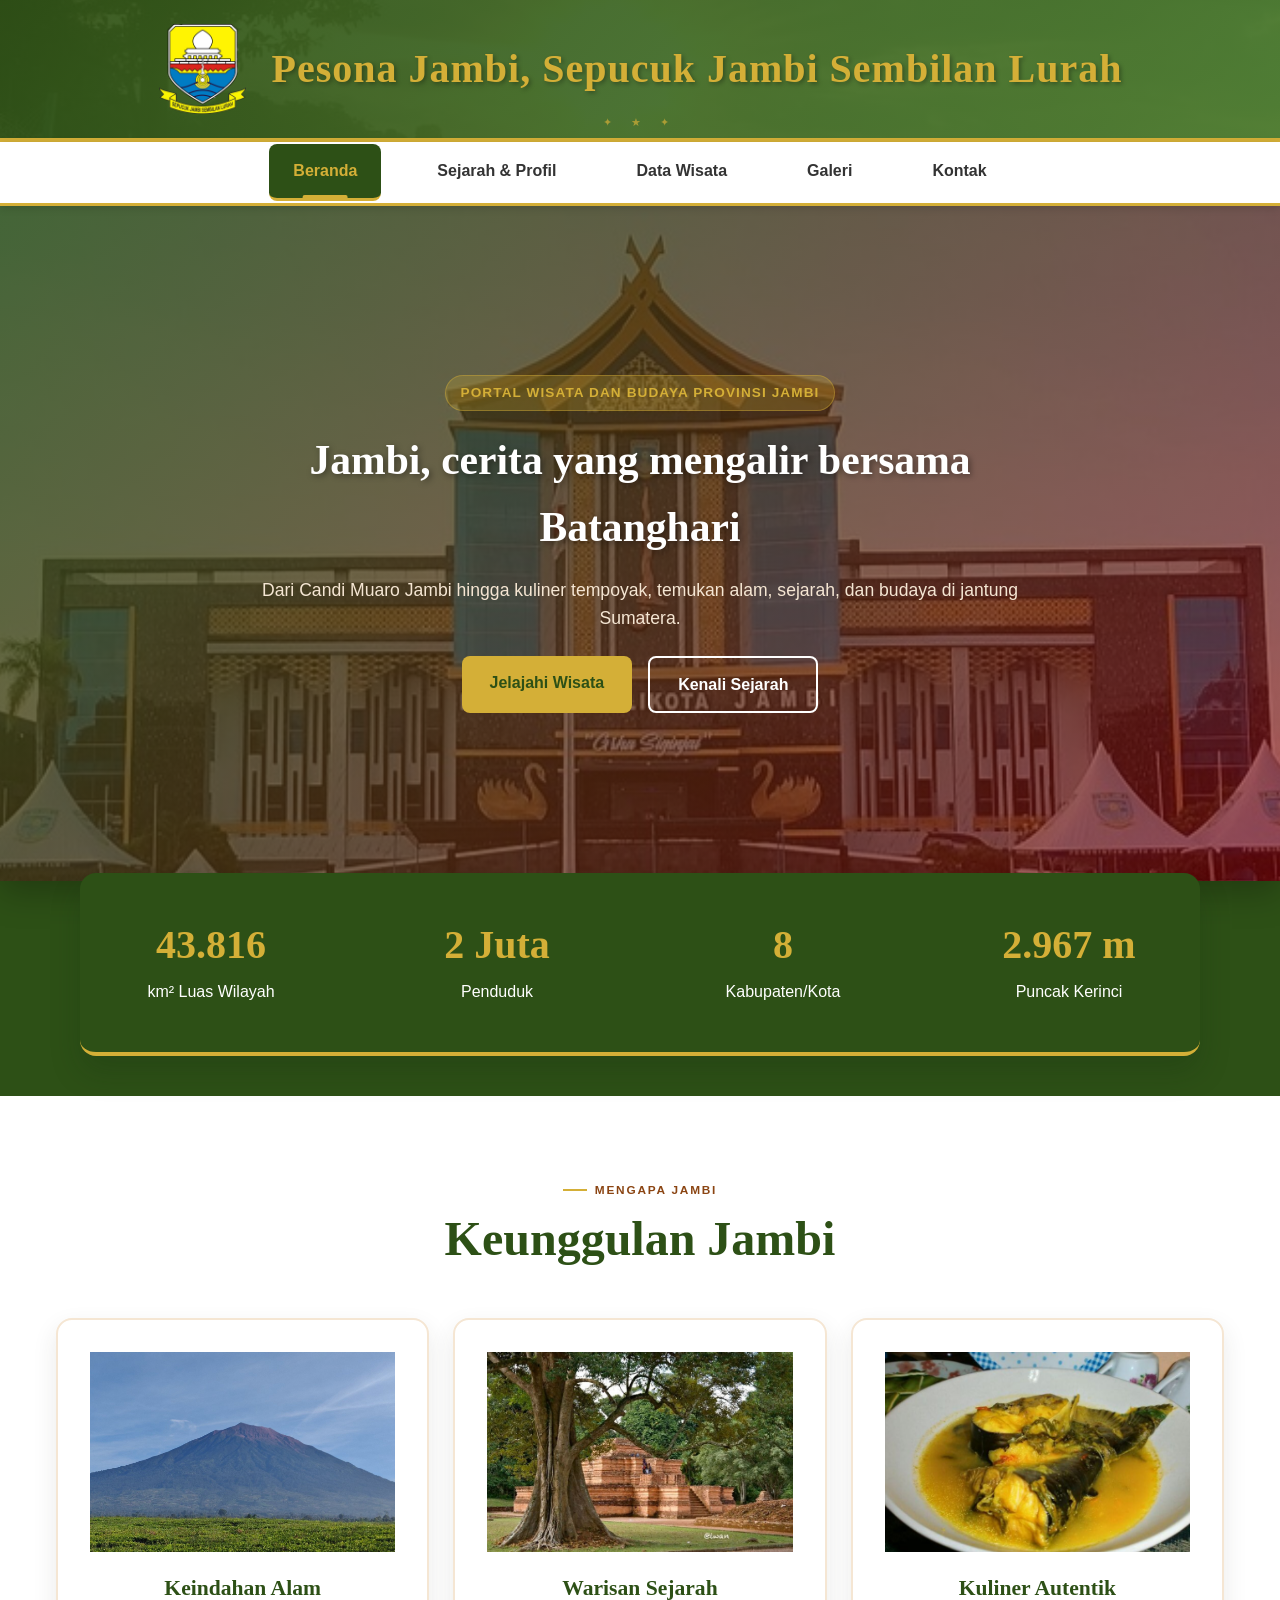
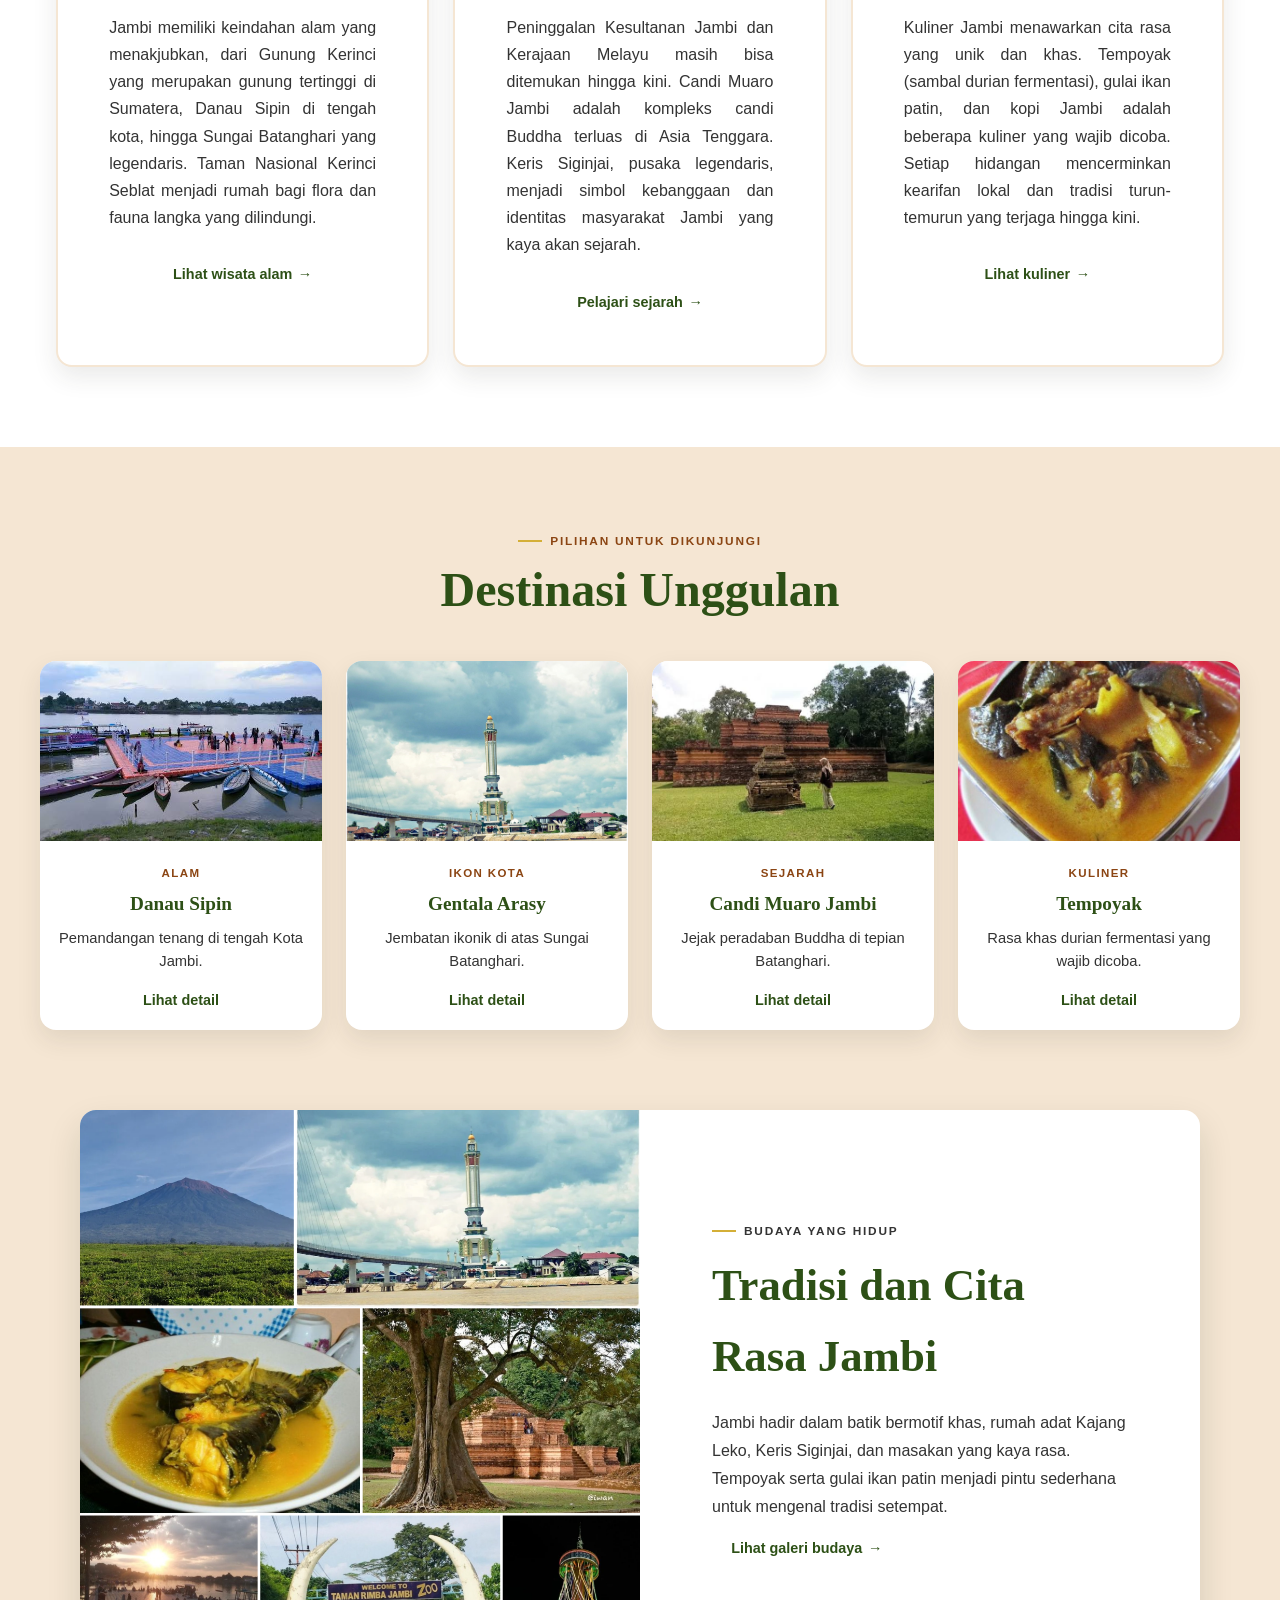
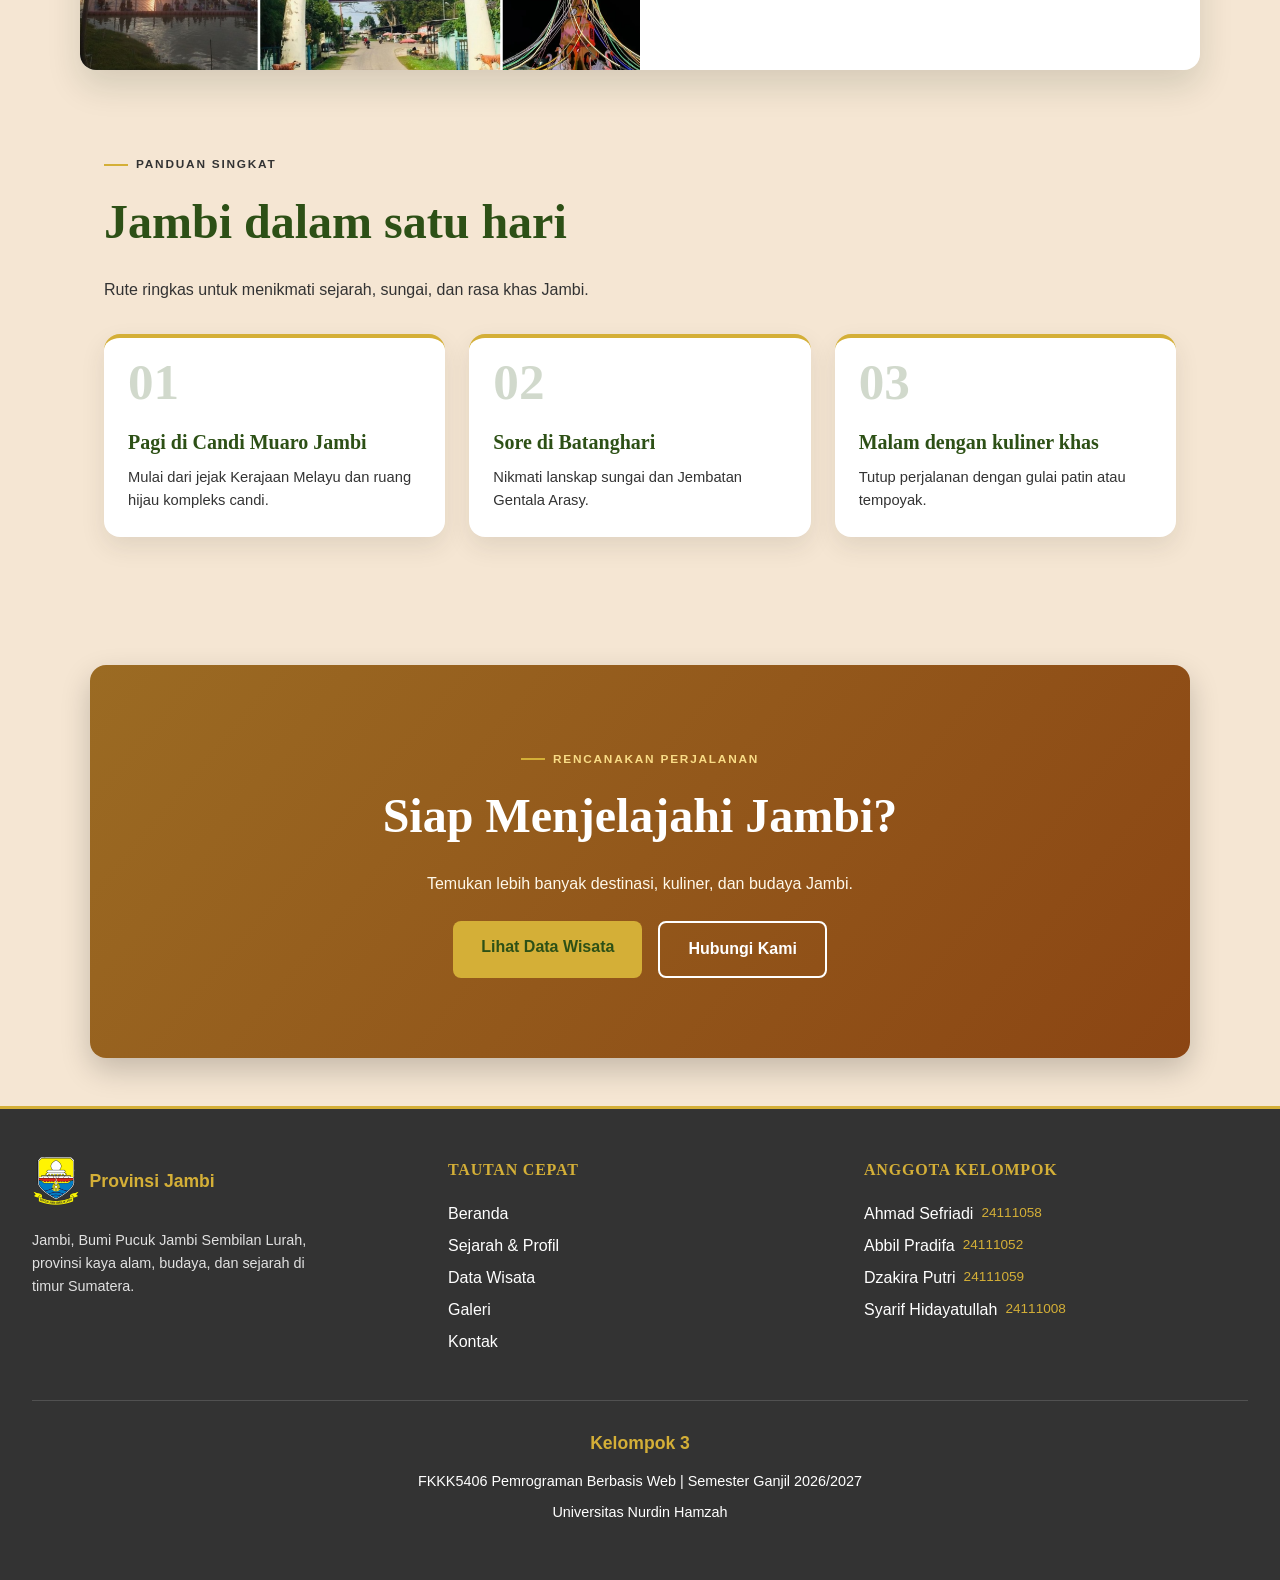
<file: index.html>
<!DOCTYPE html>
<html lang="id">
<head>
  <meta charset="UTF-8">
  <meta name="viewport" content="width=device-width, initial-scale=1.0">
  <title>Beranda - Profil Jambi</title>
  <link rel="icon" type="image/png" href="img/logo_jambi.png">
  <link rel="stylesheet" href="css/style.css">
</head>
<body>
  <header class="k3-site-header">
    <img src="img/jambi_alam_1.jpeg" alt="" class="k3-header-bg" aria-hidden="true">
    <div class="k3-logo-wrap">
      <img src="img/logo_jambi.png" alt="Logo Jambi" class="k3-logo">
    </div>
    <h1>Pesona Jambi, Sepucuk Jambi Sembilan Lurah</h1>
  </header>

  <nav id="k3-nav">
    <button type="button" id="k3-menu-toggle" aria-label="Toggle menu" aria-expanded="false"><span class="k3-menu-text">Menu</span><span class="k3-burger"><span></span><span></span><span></span></span></button>
    <ul id="k3-menu-list">
      <li><a href="index.html" class="k3-aktif">Beranda</a></li>
      <li><a href="profil.html">Sejarah & Profil</a></li>
      <li><a href="data.html">Data Wisata</a></li>
      <li><a href="galeri.html">Galeri</a></li>
      <li><a href="kontak.html">Kontak</a></li>
    </ul>
  </nav>

  <main class="k3-home-page">
    <section class="k3-hero k3-hero-modern k3-reveal" aria-labelledby="k3-home-title">
      <img src="img/kantor_walikota.jpg" alt="" class="k3-hero-bg" aria-hidden="true">
      <div class="k3-hero-content">
        <span class="k3-hero-badge">Portal wisata dan budaya Provinsi Jambi</span>
        <h2 id="k3-home-title">Jambi, cerita yang mengalir bersama Batanghari</h2>
        <p>Dari Candi Muaro Jambi hingga kuliner tempoyak, temukan alam, sejarah, dan budaya di jantung Sumatera.</p>
        <div class="k3-hero-actions">
          <a href="data.html" class="k3-btn k3-btn-primary">Jelajahi Wisata</a>
          <a href="profil.html" class="k3-btn k3-btn-ghost">Kenali Sejarah</a>
        </div>
      </div>
    </section>

    <section class="k3-stats">
      <div class="k3-stats-grid">
        <div class="k3-stat k3-reveal"><strong>53.435</strong><span>km² Luas Wilayah</span></div>
        <div class="k3-stat k3-reveal"><strong>3 Juta</strong><span>Penduduk</span></div>
        <div class="k3-stat k3-reveal"><strong>11</strong><span>Kabupaten/Kota</span></div>
        <div class="k3-stat k3-reveal"><strong>3.805 m</strong><span>Puncak Kerinci</span></div>
      </div>
    </section>

    <section id="k3-keunggulan" class="k3-keunggulan">
      <p class="k3-section-label">Mengapa Jambi</p>
      <h2>Keunggulan Jambi</h2>
      <div class="k3-kartu-container">
        <article class="k3-kartu k3-reveal">
          <img src="img/gunung_kerinci.jpg" alt="Danau Sipin di Kota Jambi" loading="lazy">
          <h3>Keindahan Alam</h3>
          <p>Jambi memiliki keindahan alam yang menakjubkan, dari Gunung Kerinci yang merupakan gunung tertinggi di Sumatera, Danau Sipin di tengah kota, hingga Sungai Batanghari yang legendaris. Taman Nasional Kerinci Seblat menjadi rumah bagi flora dan fauna langka yang dilindungi.</p>
          <a href="data.html" class="k3-card-link">Lihat wisata alam <span aria-hidden="true">→</span></a>
        </article>

        <article class="k3-kartu k3-reveal">
          <img src="img/candi.jpeg" alt="Candi Muaro Jambi" loading="lazy">
          <h3>Warisan Sejarah</h3>
          <p>Peninggalan Kesultanan Jambi dan Kerajaan Melayu masih bisa ditemukan hingga kini. Candi Muaro Jambi adalah kompleks candi Buddha terluas di Asia Tenggara. Keris Siginjai, pusaka legendaris, menjadi simbol kebanggaan dan identitas masyarakat Jambi yang kaya akan sejarah.</p>
          <a href="profil.html" class="k3-card-link">Pelajari sejarah <span aria-hidden="true">→</span></a>
        </article>

        <article class="k3-kartu k3-reveal">
          <img src="img/kuliner_tempoyak.jpeg" alt="Gulai ikan patin khas Jambi" loading="lazy">
          <h3>Kuliner Autentik</h3>
          <p>Kuliner Jambi menawarkan cita rasa yang unik dan khas. Tempoyak (sambal durian fermentasi), gulai ikan patin, dan kopi Jambi adalah beberapa kuliner yang wajib dicoba. Setiap hidangan mencerminkan kearifan lokal dan tradisi turun-temurun yang terjaga hingga kini.</p>
          <a href="galeri.html" class="k3-card-link">Lihat kuliner <span aria-hidden="true">→</span></a>
        </article>
      </div>
    </section>

    <section class="k3-featured">
      <p class="k3-section-label">Pilihan untuk dikunjungi</p>
      <h2>Destinasi Unggulan</h2>
      <div class="k3-featured-grid">
        <article class="k3-featured-card k3-reveal"><img src="img/danau_sipin.jpeg" alt="Danau Sipin" loading="lazy"><div class="k3-featured-body"><span>Alam</span><h3>Danau Sipin</h3><p>Pemandangan tenang di tengah Kota Jambi.</p><a href="data.html">Lihat detail</a></div></article>
        <article class="k3-featured-card k3-reveal"><img src="img/gentala.jpg" alt="Jembatan Gentala Arasy" loading="lazy"><div class="k3-featured-body"><span>Ikon kota</span><h3>Gentala Arasy</h3><p>Jembatan ikonik di atas Sungai Batanghari.</p><a href="data.html">Lihat detail</a></div></article>
        <article class="k3-featured-card k3-reveal"><img src="img/candi_2.jpeg" alt="Candi Muaro Jambi" loading="lazy"><div class="k3-featured-body"><span>Sejarah</span><h3>Candi Muaro Jambi</h3><p>Jejak peradaban Buddha di tepian Batanghari.</p><a href="profil.html">Lihat detail</a></div></article>
        <article class="k3-featured-card k3-reveal"><img src="img/foto_kuliner.jpeg" alt="Tempoyak khas Jambi" loading="lazy"><div class="k3-featured-body"><span>Kuliner</span><h3>Tempoyak</h3><p>Rasa khas durian fermentasi yang wajib dicoba.</p><a href="galeri.html">Lihat detail</a></div></article>
      </div>
    </section>

    <section class="k3-home-culture" aria-labelledby="k3-culture-title">
      <div class="k3-home-culture-image k3-reveal"><img src="img/kumpulan_foto.png" alt="Gulai ikan patin khas Jambi" loading="lazy"></div>
      <div class="k3-home-culture-copy k3-reveal">
        <p class="k3-section-label">Budaya yang hidup</p>
        <h2 id="k3-culture-title">Tradisi dan Cita Rasa Jambi</h2>
        <p>Jambi hadir dalam batik bermotif khas, rumah adat Kajang Leko, Keris Siginjai, dan masakan yang kaya rasa. Tempoyak serta gulai ikan patin menjadi pintu sederhana untuk mengenal tradisi setempat.</p>
        <a href="galeri.html" class="k3-card-link">Lihat galeri budaya <span aria-hidden="true">→</span></a>
      </div>
    </section>

    <section class="k3-home-route" aria-labelledby="k3-route-title">
      <div class="k3-home-route-heading k3-reveal"><p class="k3-section-label">Panduan singkat</p><h2 id="k3-route-title">Jambi dalam satu hari</h2><p>Rute ringkas untuk menikmati sejarah, sungai, dan rasa khas Jambi.</p></div>
      <ol class="k3-home-route-list">
        <li class="k3-reveal"><span>01</span><div><h3>Pagi di Candi Muaro Jambi</h3><p>Mulai dari jejak Kerajaan Melayu dan ruang hijau kompleks candi.</p></div></li>
        <li class="k3-reveal"><span>02</span><div><h3>Sore di Batanghari</h3><p>Nikmati lanskap sungai dan Jembatan Gentala Arasy.</p></div></li>
        <li class="k3-reveal"><span>03</span><div><h3>Malam dengan kuliner khas</h3><p>Tutup perjalanan dengan gulai patin atau tempoyak.</p></div></li>
      </ol>
    </section>

    <section class="k3-cta">
      <div class="k3-cta-box k3-reveal">
        <p class="k3-section-label">Rencanakan perjalanan</p>
        <h2>Siap Menjelajahi Jambi?</h2>
        <p>Temukan lebih banyak destinasi, kuliner, dan budaya Jambi.</p>
        <div class="k3-hero-actions"><a href="data.html" class="k3-btn k3-btn-primary">Lihat Data Wisata</a><a href="kontak.html" class="k3-btn k3-btn-ghost">Hubungi Kami</a></div>
      </div>
    </section>
  </main>

  <footer class="k3-site-footer">
    <div class="k3-footer-col k3-footer-brand">
      <div class="k3-footer-brand-row">
        <img src="img/logo_jambi.png" alt="Logo Jambi" class="k3-footer-logo">
        <span class="k3-footer-brandname">Provinsi Jambi</span>
      </div>
      <p class="k3-footer-desc">Jambi, Bumi Pucuk Jambi Sembilan Lurah, provinsi kaya alam, budaya, dan sejarah di timur Sumatera.</p>
    </div>
    <div class="k3-footer-col">
      <h3>Tautan Cepat</h3>
      <ul class="k3-footer-links">
        <li><a href="index.html">Beranda</a></li>
        <li><a href="profil.html">Sejarah & Profil</a></li>
        <li><a href="data.html">Data Wisata</a></li>
        <li><a href="galeri.html">Galeri</a></li>
        <li><a href="kontak.html">Kontak</a></li>
      </ul>
    </div>
    <div class="k3-footer-col">
      <h3>Anggota Kelompok</h3>
      <ul class="k3-footer-members">
        <li>Ahmad Sefriadi <span class="k3-nim">24111058</span></li>
        <li>Abbil Pradifa <span class="k3-nim">24111052</span></li>
        <li>Dzakira Putri <span class="k3-nim">24111059</span></li>
        <li>Syarif Hidayatullah <span class="k3-nim">24111008</span></li>
      </ul>
    </div>
    <div class="k3-footer-bottom">
      <p class="k3-kelompok">Kelompok 3</p>
      <p>FKKK5406 Pemrograman Berbasis Web | Semester Ganjil 2026/2027</p>
      <p>Universitas Nurdin Hamzah</p>
    </div>
  </footer>

  <script src="js/script.js"></script>
</body>
</html>
</file>
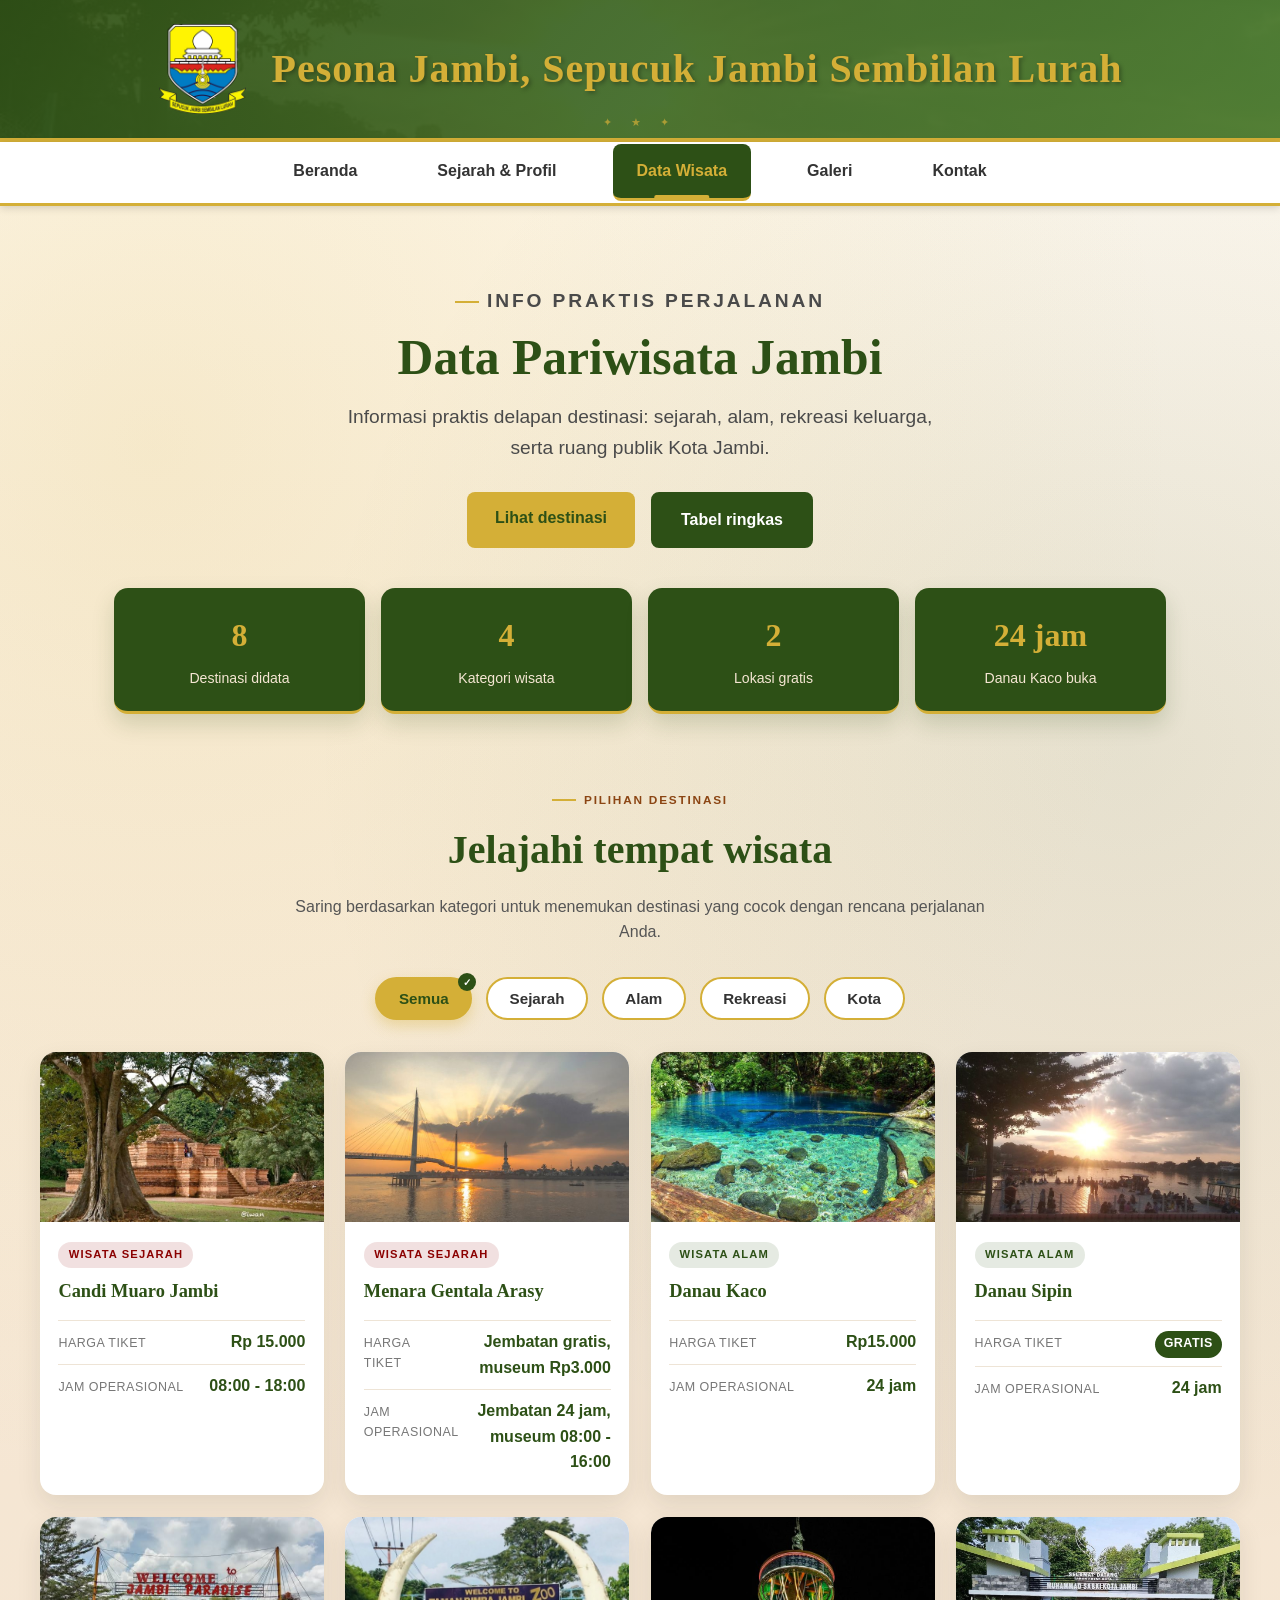
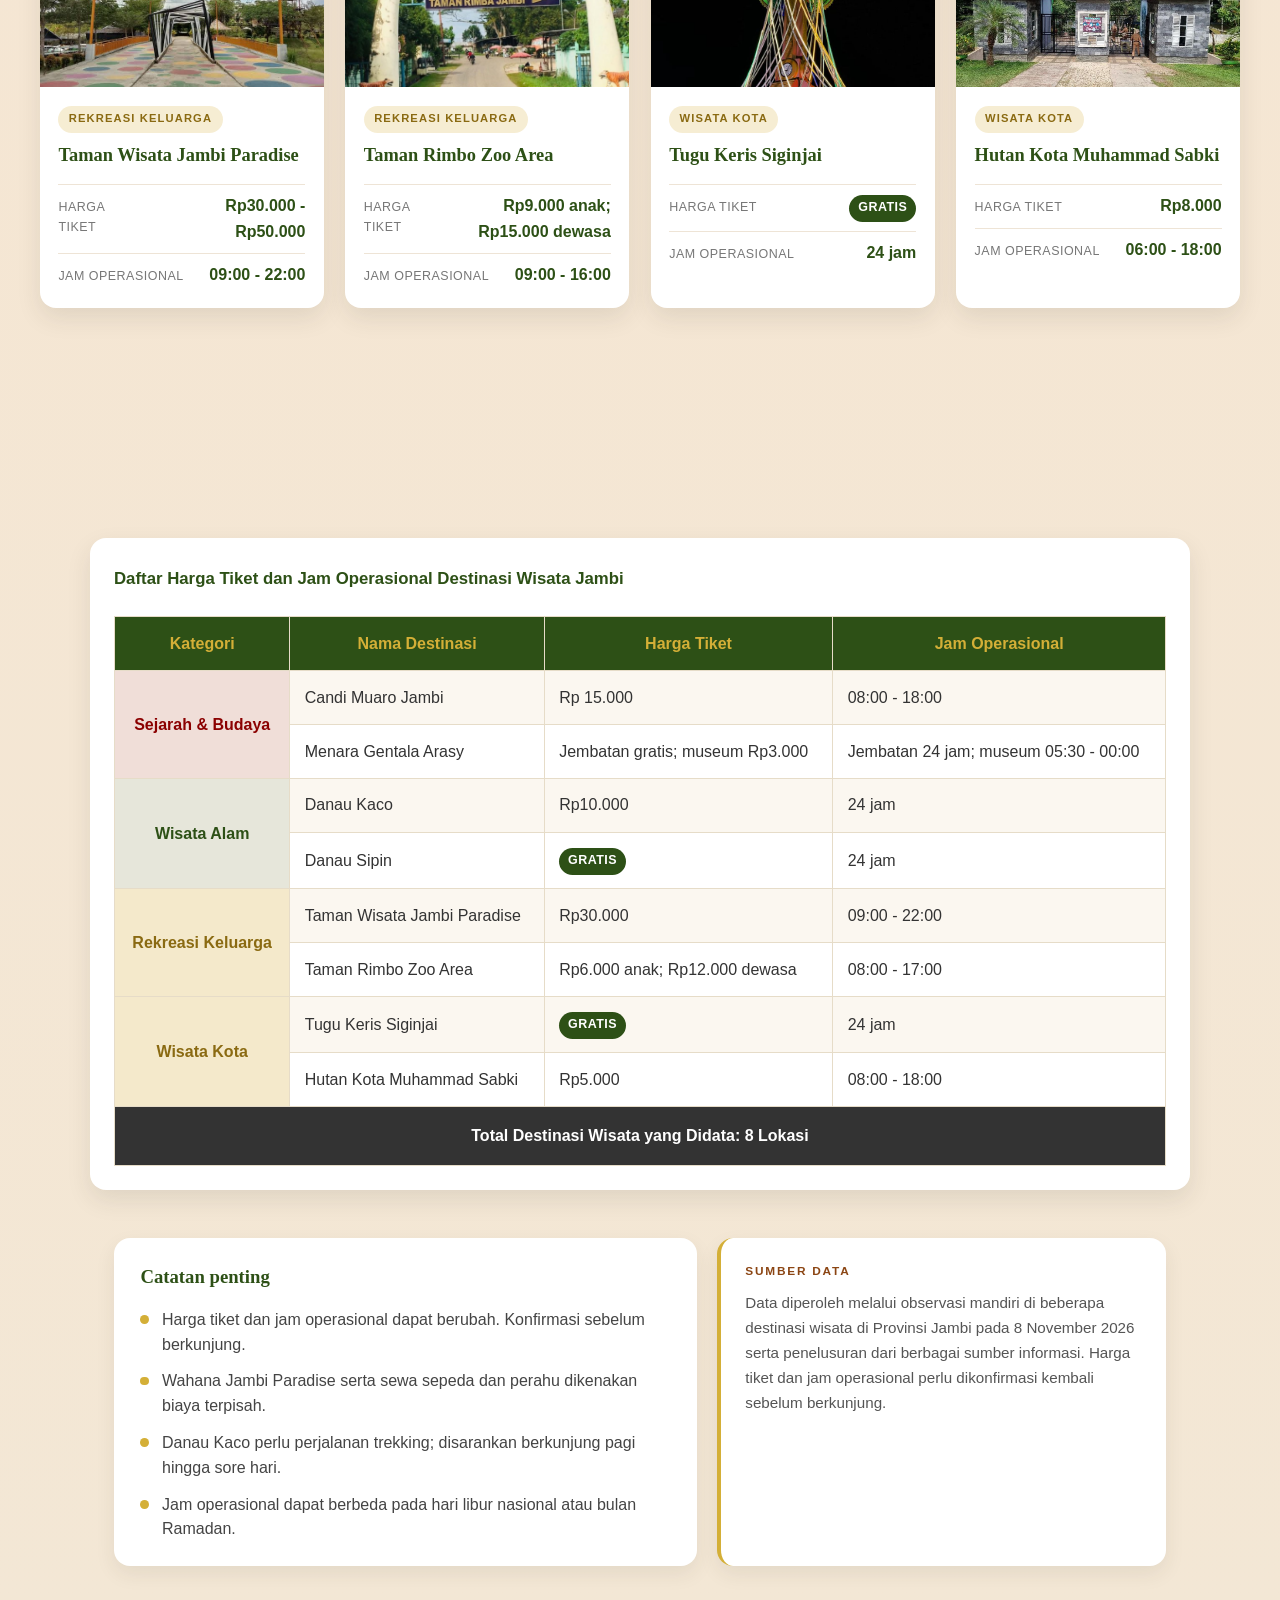
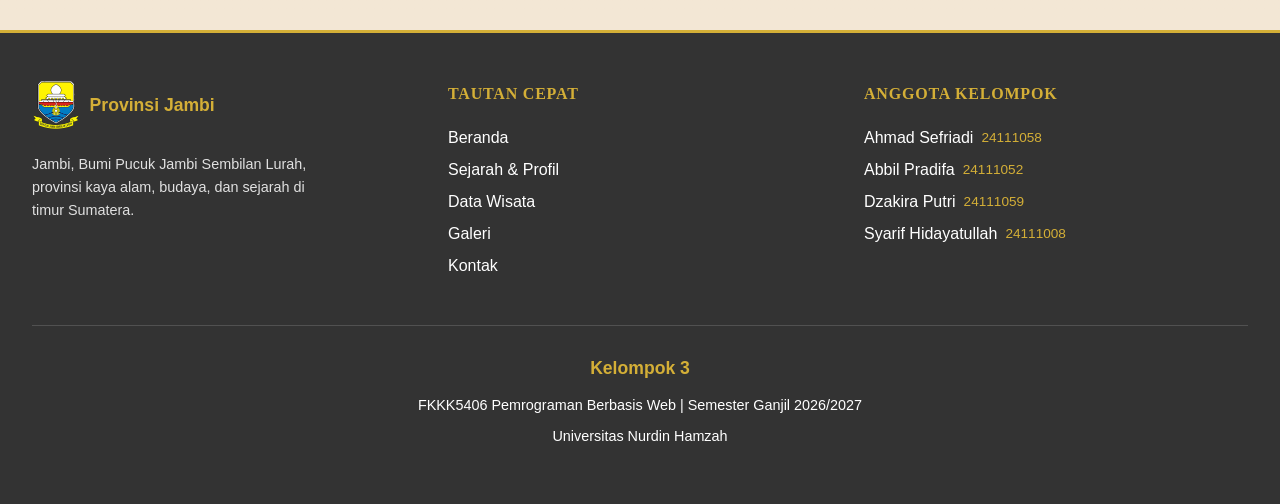
<file: data.html>
<!DOCTYPE html>
<html lang="id">
<head>
  <meta charset="UTF-8">
  <meta name="viewport" content="width=device-width, initial-scale=1.0">
  <title>Data Wisata - Profil Jambi</title>
  <link rel="icon" type="image/png" href="img/logo_jambi.png">
  <link rel="stylesheet" href="css/style.css">
</head>
<body>
  <header class="k3-site-header">
    <img src="img/jambi_alam_1.jpeg" alt="" class="k3-header-bg" aria-hidden="true">
    <div class="k3-logo-wrap">
      <img src="img/logo_jambi.png" alt="Logo Jambi" class="k3-logo">
    </div>
    <h1>Pesona Jambi, Sepucuk Jambi Sembilan Lurah</h1>
  </header>

  <nav id="k3-nav">
    <button type="button" id="k3-menu-toggle" aria-label="Toggle menu" aria-expanded="false"><span class="k3-menu-text">Menu</span><span class="k3-burger"><span></span><span></span><span></span></span></button>
    <ul id="k3-menu-list">
      <li><a href="index.html">Beranda</a></li>
      <li><a href="profil.html">Sejarah & Profil</a></li>
      <li><a href="data.html" class="k3-aktif">Data Wisata</a></li>
      <li><a href="galeri.html">Galeri</a></li>
      <li><a href="kontak.html">Kontak</a></li>
    </ul>
  </nav>

  <main class="k3-data-page">
    <section class="k3-data-hero k3-reveal" aria-labelledby="k3-data-title">
      <p class="k3-section-label">Info praktis perjalanan</p>
      <h2 id="k3-data-title">Data Pariwisata Jambi</h2>
      <p>Informasi praktis delapan destinasi: sejarah, alam, rekreasi keluarga, serta ruang publik Kota Jambi.</p>
      <div class="k3-hero-actions">
        <a href="#k3-destinasi" class="k3-btn k3-btn-primary">Lihat destinasi</a>
        <a href="#k3-tabel-wisata" class="k3-btn k3-btn-dark">Tabel ringkas</a>
      </div>
    </section>

    <section class="k3-data-stats" aria-label="Ringkasan data wisata">
      <div class="k3-data-stat k3-reveal"><strong>8</strong><span>Destinasi didata</span></div>
        <div class="k3-data-stat k3-reveal"><strong>4</strong><span>Kategori wisata</span></div>
      <div class="k3-data-stat k3-reveal"><strong>2</strong><span>Lokasi gratis</span></div>
        <div class="k3-data-stat k3-reveal"><strong>24 jam</strong><span>Danau Kaco buka</span></div>
    </section>

    <section id="k3-destinasi" class="k3-data-destinasi" aria-labelledby="k3-destinasi-title">
      <div class="k3-data-heading k3-reveal">
        <p class="k3-section-label">Pilihan destinasi</p>
        <h2 id="k3-destinasi-title">Jelajahi tempat wisata</h2>
        <p>Saring berdasarkan kategori untuk menemukan destinasi yang cocok dengan rencana perjalanan Anda.</p>
      </div>

      <div class="k3-filter k3-data-filter" role="group" aria-label="Filter kategori destinasi">
        <button type="button" class="k3-btn-filter k3-data-filter-btn k3-aktif" data-kategori="semua">Semua</button>
        <button type="button" class="k3-btn-filter k3-data-filter-btn" data-kategori="sejarah">Sejarah</button>
        <button type="button" class="k3-btn-filter k3-data-filter-btn" data-kategori="alam">Alam</button>
        <button type="button" class="k3-btn-filter k3-data-filter-btn" data-kategori="rekreasi">Rekreasi</button>
        <button type="button" class="k3-btn-filter k3-data-filter-btn" data-kategori="kota">Kota</button>
      </div>

      <div id="k3-data-cards" class="k3-data-cards">
        <article class="k3-data-card k3-reveal" data-kategori="sejarah">
          <img src="img/candi.jpeg" alt="Candi Muaro Jambi" loading="lazy">
          <div class="k3-data-card-body">
            <span class="k3-badge k3-badge-sejarah">Wisata Sejarah</span>
            <h3>Candi Muaro Jambi</h3>
            <dl class="k3-data-meta-list">
              <div><dt>Harga tiket</dt><dd>Rp 15.000</dd></div>
              <div><dt>Jam operasional</dt><dd>08:00 - 18:00</dd></div>
            </dl>
          </div>
        </article>

        <article class="k3-data-card k3-reveal" data-kategori="sejarah">
          <img src="img/jambi_alam_2.jpeg" alt="Menara Gentala Arasy di Sungai Batanghari" loading="lazy">
          <div class="k3-data-card-body">
            <span class="k3-badge k3-badge-sejarah">Wisata Sejarah</span>
            <h3>Menara Gentala Arasy</h3>
            <dl class="k3-data-meta-list">
              <div><dt>Harga tiket</dt><dd>Jembatan gratis, museum Rp3.000</dd></div>
              <div><dt>Jam operasional</dt><dd>Jembatan 24 jam, museum 08:00 - 16:00</dd></div>
            </dl>
          </div>
        </article>

        <article class="k3-data-card k3-reveal" data-kategori="alam">
          <img src="img/danau_kaco.jpeg" alt="Danau Kaco di Taman Nasional Kerinci Seblat" loading="lazy">
          <div class="k3-data-card-body">
            <span class="k3-badge k3-badge-alam">Wisata Alam</span>
            <h3>Danau Kaco</h3>
            <dl class="k3-data-meta-list">
              <div><dt>Harga tiket</dt><dd>Rp15.000</dd></div>
              <div><dt>Jam operasional</dt><dd>24 jam</dd></div>
            </dl>
          </div>
        </article>

        <article class="k3-data-card k3-reveal" data-kategori="alam">
          <img src="img/jambi_alam_1.jpeg" alt="Danau Sipin" loading="lazy">
          <div class="k3-data-card-body">
            <span class="k3-badge k3-badge-alam">Wisata Alam</span>
            <h3>Danau Sipin</h3>
            <dl class="k3-data-meta-list">
              <div><dt>Harga tiket</dt><dd><span class="k3-harga-gratis">Gratis</span></dd></div>
              <div><dt>Jam operasional</dt><dd>24 jam</dd></div>
            </dl>
          </div>
        </article>

        <article class="k3-data-card k3-reveal" data-kategori="rekreasi">
          <img src="img/jambi_paradise.jpeg" alt="Taman Wisata Jambi Paradise" loading="lazy">
          <div class="k3-data-card-body">
            <span class="k3-badge k3-badge-kota">Rekreasi Keluarga</span>
            <h3>Taman Wisata Jambi Paradise</h3>
            <dl class="k3-data-meta-list">
              <div><dt>Harga tiket</dt><dd>Rp30.000 - Rp50.000</dd></div>
              <div><dt>Jam operasional</dt><dd>09:00 - 22:00</dd></div>
            </dl>
          </div>
        </article>

        <article class="k3-data-card k3-reveal" data-kategori="rekreasi">
          <img src="img/taman_rimba.jpg" alt="Taman Rimbo Zoo Area" loading="lazy">
          <div class="k3-data-card-body">
            <span class="k3-badge k3-badge-kota">Rekreasi Keluarga</span>
            <h3>Taman Rimbo Zoo Area</h3>
            <dl class="k3-data-meta-list">
              <div><dt>Harga tiket</dt><dd>Rp9.000 anak; Rp15.000 dewasa</dd></div>
              <div><dt>Jam operasional</dt><dd>09:00 - 16:00</dd></div>
            </dl>
          </div>
        </article>

        <article class="k3-data-card k3-reveal" data-kategori="kota">
          <img src="img/tugu_siginjai.jpeg" alt="Tugu Keris Siginjai" loading="lazy">
          <div class="k3-data-card-body">
            <span class="k3-badge k3-badge-kota">Wisata Kota</span>
            <h3>Tugu Keris Siginjai</h3>
            <dl class="k3-data-meta-list">
              <div><dt>Harga tiket</dt><dd><span class="k3-harga-gratis">Gratis</span></dd></div>
              <div><dt>Jam operasional</dt><dd>24 jam</dd></div>
            </dl>
          </div>
        </article>

        <article class="k3-data-card k3-reveal" data-kategori="kota">
          <img src="img/hutan_kota.jpeg" alt="Hutan Kota Muhammad Sabki" loading="lazy">
          <div class="k3-data-card-body">
            <span class="k3-badge k3-badge-kota">Wisata Kota</span>
            <h3>Hutan Kota Muhammad Sabki</h3>
            <dl class="k3-data-meta-list">
              <div><dt>Harga tiket</dt><dd>Rp8.000</dd></div>
              <div><dt>Jam operasional</dt><dd>06:00 - 18:00</dd></div>
            </dl>
          </div>
        </article>
      </div>
    </section>

    <section id="k3-tabel-wisata" class="k3-data-table-section" aria-labelledby="k3-tabel-title">
      <div class="k3-data-heading k3-reveal">
        <p class="k3-section-label">Ringkasan lengkap</p>
        <h2 id="k3-tabel-title">Tabel harga & jam operasional</h2>
        <p>Versi ringkas untuk membandingkan semua destinasi dalam satu pandangan.</p>
      </div>

      <div class="k3-data-container k3-reveal">
        <div class="k3-table-scroll">
          <table>
            <caption>Daftar Harga Tiket dan Jam Operasional Destinasi Wisata Jambi</caption>
            <thead>
              <tr>
                <th scope="col">Kategori</th>
                <th scope="col">Nama Destinasi</th>
                <th scope="col">Harga Tiket</th>
                <th scope="col">Jam Operasional</th>
              </tr>
            </thead>
            <tbody>
              <tr>
                <th scope="row" rowspan="2" class="k3-kat-sejarah">Sejarah & Budaya</th>
                <td>Candi Muaro Jambi</td>
                <td>Rp 15.000</td>
                <td>08:00 - 18:00</td>
              </tr>
              <tr>
                <td>Menara Gentala Arasy</td>
                <td>Jembatan gratis; museum Rp3.000</td>
                <td>Jembatan 24 jam; museum 05:30 - 00:00</td>
              </tr>
              <tr>
                <th scope="row" rowspan="2" class="k3-kat-alam">Wisata Alam</th>
                <td>Danau Kaco</td>
                <td>Rp10.000</td>
                <td>24 jam</td>
              </tr>
              <tr>
                <td>Danau Sipin</td>
                <td><span class="k3-harga-gratis">Gratis</span></td>
                <td>24 jam</td>
              </tr>
              <tr>
                <th scope="row" rowspan="2" class="k3-kat-kota">Rekreasi Keluarga</th>
                <td>Taman Wisata Jambi Paradise</td>
                <td>Rp30.000</td>
                <td>09:00 - 22:00</td>
              </tr>
              <tr>
                <td>Taman Rimbo Zoo Area</td>
                <td>Rp6.000 anak; Rp12.000 dewasa</td>
                <td>08:00 - 17:00</td>
              </tr>
              <tr>
                <th scope="row" rowspan="2" class="k3-kat-kota">Wisata Kota</th>
                <td>Tugu Keris Siginjai</td>
                <td><span class="k3-harga-gratis">Gratis</span></td>
                <td>24 jam</td>
              </tr>
              <tr>
                <td>Hutan Kota Muhammad Sabki</td>
                <td>Rp5.000</td>
                <td>08:00 - 18:00</td>
              </tr>
            </tbody>
            <tfoot>
              <tr>
                <td colspan="4">Total Destinasi Wisata yang Didata: 8 Lokasi</td>
              </tr>
            </tfoot>
          </table>
        </div>
      </div>
    </section>

    <section class="k3-data-info" aria-labelledby="k3-catatan-title">
      <div class="k3-catatan k3-reveal">
        <h3 id="k3-catatan-title">Catatan penting</h3>
        <ul>
          <li>Harga tiket dan jam operasional dapat berubah. Konfirmasi sebelum berkunjung.</li>
          <li>Wahana Jambi Paradise serta sewa sepeda dan perahu dikenakan biaya terpisah.</li>
          <li>Danau Kaco perlu perjalanan trekking; disarankan berkunjung pagi hingga sore hari.</li>
          <li>Jam operasional dapat berbeda pada hari libur nasional atau bulan Ramadan.</li>
        </ul>
      </div>
      <aside class="k3-sumber k3-reveal">
        <p class="k3-sumber-label">Sumber data</p>
        <p>Data diperoleh melalui observasi mandiri di beberapa destinasi wisata di Provinsi Jambi pada 8 November 2026 serta penelusuran dari berbagai sumber informasi. Harga tiket dan jam operasional perlu dikonfirmasi kembali sebelum berkunjung.</p>
      </aside>
    </section>
  </main>

  <footer class="k3-site-footer">
    <div class="k3-footer-col k3-footer-brand">
      <div class="k3-footer-brand-row">
        <img src="img/logo_jambi.png" alt="Logo Jambi" class="k3-footer-logo">
        <span class="k3-footer-brandname">Provinsi Jambi</span>
      </div>
      <p class="k3-footer-desc">Jambi, Bumi Pucuk Jambi Sembilan Lurah, provinsi kaya alam, budaya, dan sejarah di timur Sumatera.</p>
    </div>
    <div class="k3-footer-col">
      <h3>Tautan Cepat</h3>
      <ul class="k3-footer-links">
        <li><a href="index.html">Beranda</a></li>
        <li><a href="profil.html">Sejarah & Profil</a></li>
        <li><a href="data.html">Data Wisata</a></li>
        <li><a href="galeri.html">Galeri</a></li>
        <li><a href="kontak.html">Kontak</a></li>
      </ul>
    </div>
    <div class="k3-footer-col">
      <h3>Anggota Kelompok</h3>
      <ul class="k3-footer-members">
        <li>Ahmad Sefriadi <span class="k3-nim">24111058</span></li>
        <li>Abbil Pradifa <span class="k3-nim">24111052</span></li>
        <li>Dzakira Putri <span class="k3-nim">24111059</span></li>
        <li>Syarif Hidayatullah <span class="k3-nim">24111008</span></li>
      </ul>
    </div>
    <div class="k3-footer-bottom">
      <p class="k3-kelompok">Kelompok 3</p>
      <p>FKKK5406 Pemrograman Berbasis Web | Semester Ganjil 2026/2027</p>
      <p>Universitas Nurdin Hamzah</p>
    </div>
  </footer>

  <script src="js/script.js"></script>
</body>
</html>
</file>
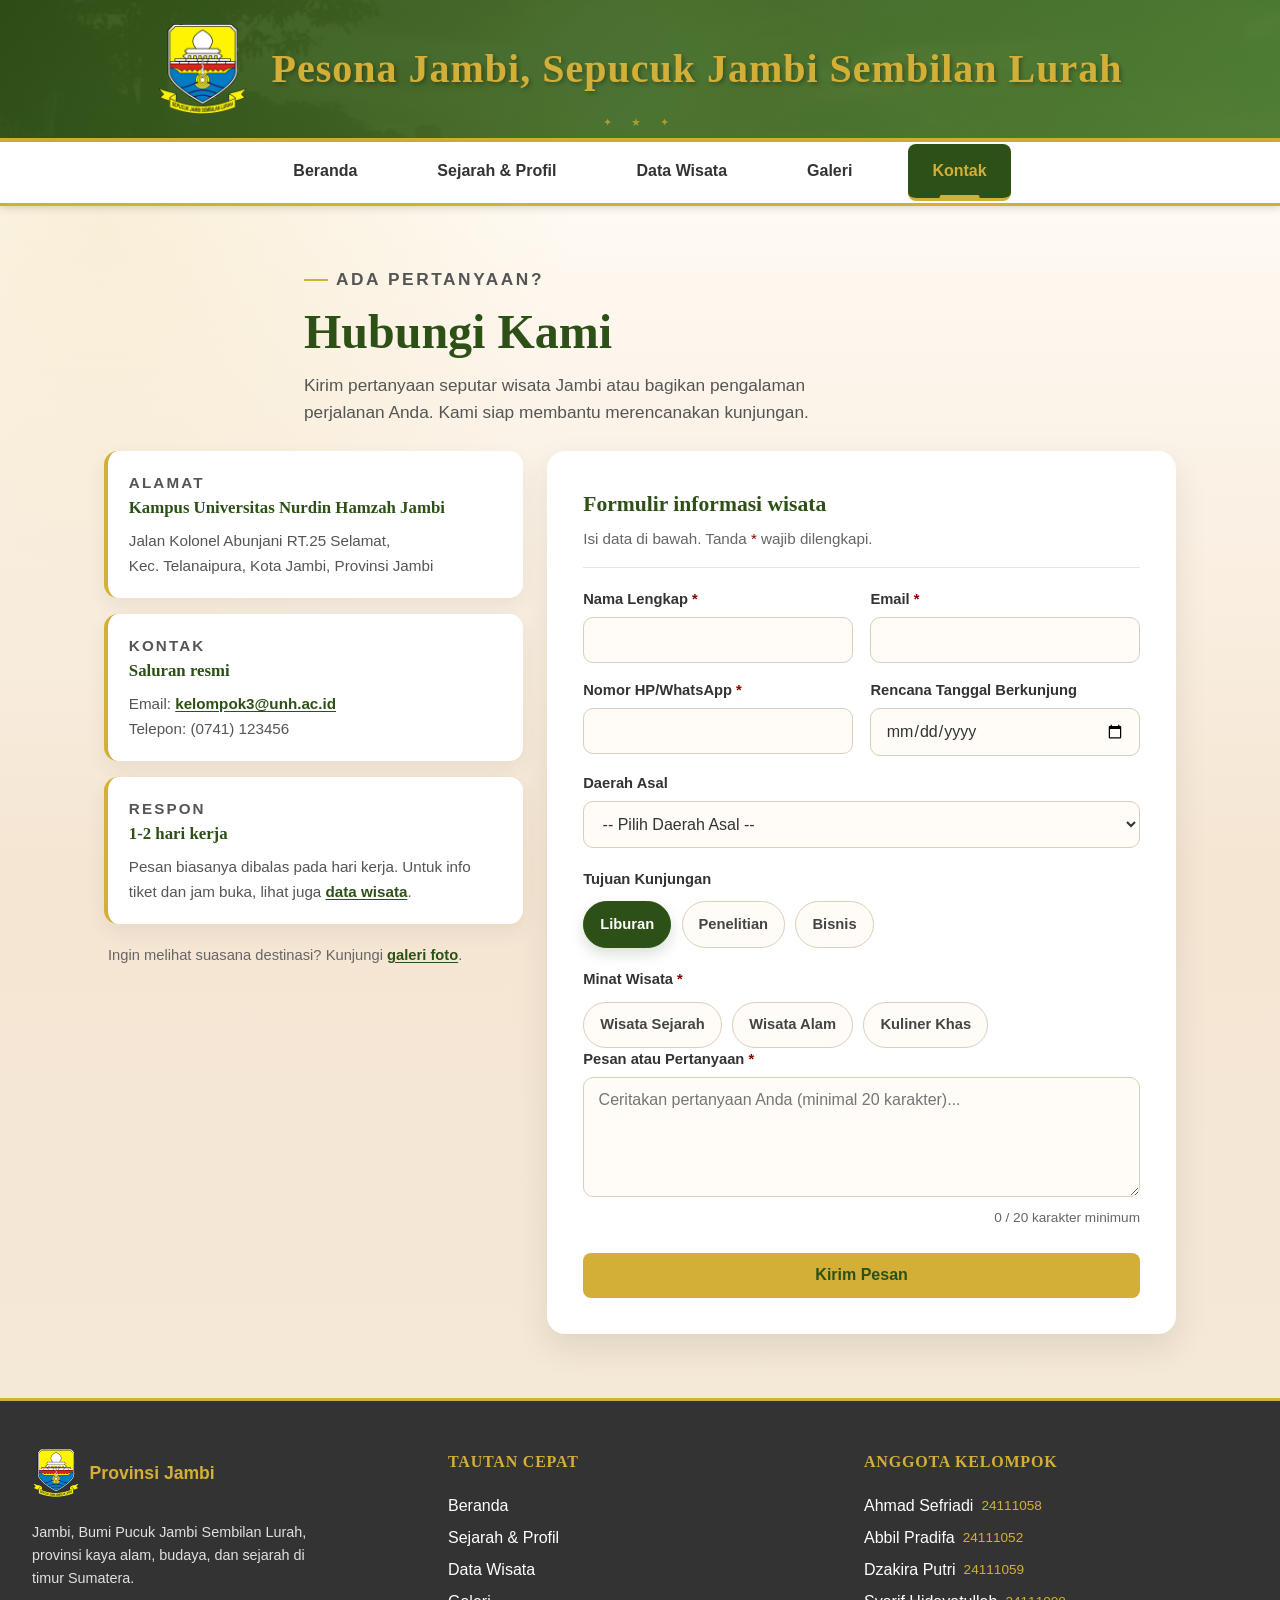
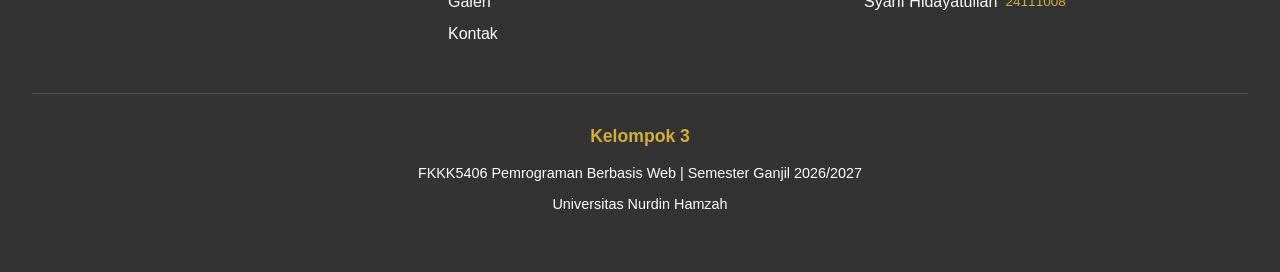
<file: kontak.html>
<!DOCTYPE html>
<html lang="id">
<head>
  <meta charset="UTF-8">
  <meta name="viewport" content="width=device-width, initial-scale=1.0">
  <title>Kontak - Profil Jambi</title>
  <link rel="icon" type="image/png" href="img/logo_jambi.png">
  <link rel="stylesheet" href="css/style.css">
</head>
<body>
  <header class="k3-site-header">
    <img src="img/jambi_alam_1.jpeg" alt="" class="k3-header-bg" aria-hidden="true">
    <div class="k3-logo-wrap">
      <img src="img/logo_jambi.png" alt="Logo Jambi" class="k3-logo">
    </div>
    <h1>Pesona Jambi, Sepucuk Jambi Sembilan Lurah</h1>
  </header>

  <nav id="k3-nav">
    <button type="button" id="k3-menu-toggle" aria-label="Toggle menu" aria-expanded="false"><span class="k3-menu-text">Menu</span><span class="k3-burger"><span></span><span></span><span></span></span></button>
    <ul id="k3-menu-list">
      <li><a href="index.html">Beranda</a></li>
      <li><a href="profil.html">Sejarah & Profil</a></li>
      <li><a href="data.html">Data Wisata</a></li>
      <li><a href="galeri.html">Galeri</a></li>
      <li><a href="kontak.html" class="k3-aktif">Kontak</a></li>
    </ul>
  </nav>

  <main class="k3-kontak-page">
    <section class="k3-kontak-intro k3-reveal" aria-labelledby="k3-kontak-title">
      <p class="k3-section-label">Ada pertanyaan?</p>
      <h2 id="k3-kontak-title">Hubungi Kami</h2>
      <p>Kirim pertanyaan seputar wisata Jambi atau bagikan pengalaman perjalanan Anda. Kami siap membantu merencanakan kunjungan.</p>
    </section>

    <section class="k3-kontak-layout" aria-label="Informasi dan formulir kontak">
      <aside class="k3-kontak-info k3-reveal">
        <div class="k3-kontak-info-card">
          <p class="k3-kontak-info-label">Alamat</p>
          <h3>Kampus Universitas Nurdin Hamzah Jambi</h3>
          <p>Jalan Kolonel Abunjani RT.25 Selamat,<br>Kec. Telanaipura, Kota Jambi, Provinsi Jambi</p>
        </div>
        <div class="k3-kontak-info-card">
          <p class="k3-kontak-info-label">Kontak</p>
          <h3>Saluran resmi</h3>
          <p>Email: <a href="mailto:kelompok3@unh.ac.id">kelompok3@unh.ac.id</a><br>Telepon: (0741) 123456</p>
        </div>
        <div class="k3-kontak-info-card">
          <p class="k3-kontak-info-label">Respon</p>
          <h3>1-2 hari kerja</h3>
          <p>Pesan biasanya dibalas pada hari kerja. Untuk info tiket dan jam buka, lihat juga <a href="data.html">data wisata</a>.</p>
        </div>
        <p class="k3-kontak-info-note">Ingin melihat suasana destinasi? Kunjungi <a href="galeri.html">galeri foto</a>.</p>
      </aside>

      <div class="k3-kontak-form-wrap k3-reveal">
        <form id="k3-form-kontak" action="#" method="post">
          <div class="k3-form-header">
            <h3>Formulir informasi wisata</h3>
            <p>Isi data di bawah. Tanda <span class="k3-required">*</span> wajib dilengkapi.</p>
          </div>

          <div id="k3-pesan" role="status" aria-live="polite"></div>

          <div class="k3-form-grid">
            <div class="k3-field">
              <label for="nama">Nama Lengkap <span class="k3-required">*</span></label>
              <input type="text" id="nama" name="nama" autocomplete="name" required>
            </div>
            <div class="k3-field">
              <label for="email">Email <span class="k3-required">*</span></label>
              <input type="email" id="email" name="email" autocomplete="email" required>
            </div>
            <div class="k3-field">
              <label for="hp">Nomor HP/WhatsApp <span class="k3-required">*</span></label>
              <input type="tel" id="hp" name="hp" pattern="[0-9]+" title="Hanya boleh angka" inputmode="numeric" autocomplete="tel" required>
            </div>
            <div class="k3-field">
              <label for="tanggal">Rencana Tanggal Berkunjung</label>
              <input type="date" id="tanggal" name="tanggal">
            </div>
            <div class="k3-field k3-field-full">
              <label for="asal">Daerah Asal</label>
              <select id="asal" name="asal">
                <option value="">-- Pilih Daerah Asal --</option>
                <option value="dalam">Dalam Kota Jambi</option>
                <option value="luar-provinsi">Luar Provinsi Jambi</option>
                <option value="luar-sumatera">Luar Pulau Sumatera</option>
                <option value="luar-negeri">Luar Negeri</option>
              </select>
            </div>
          </div>

          <fieldset class="k3-choice-group">
            <legend>Tujuan Kunjungan</legend>
            <div class="k3-chip-group k3-radio-group">
              <label class="k3-chip">
                <input type="radio" name="tujuan" value="liburan" checked>
                <span>Liburan</span>
              </label>
              <label class="k3-chip">
                <input type="radio" name="tujuan" value="penelitian">
                <span>Penelitian</span>
              </label>
              <label class="k3-chip">
                <input type="radio" name="tujuan" value="bisnis">
                <span>Bisnis</span>
              </label>
            </div>
          </fieldset>

          <fieldset class="k3-choice-group">
            <legend>Minat Wisata <span class="k3-required">*</span></legend>
            <div class="k3-chip-group k3-checkbox-group">
              <label class="k3-chip">
                <input type="checkbox" name="minat" value="sejarah">
                <span>Wisata Sejarah</span>
              </label>
              <label class="k3-chip">
                <input type="checkbox" name="minat" value="alam">
                <span>Wisata Alam</span>
              </label>
              <label class="k3-chip">
                <input type="checkbox" name="minat" value="kuliner">
                <span>Kuliner Khas</span>
              </label>
            </div>
          </fieldset>

          <div class="k3-field k3-field-full">
            <label for="pesan">Pesan atau Pertanyaan <span class="k3-required">*</span></label>
            <textarea id="pesan" name="pesan" rows="5" placeholder="Ceritakan pertanyaan Anda (minimal 20 karakter)..." required></textarea>
          </div>

          <button type="submit" class="k3-btn k3-btn-primary k3-kontak-submit">Kirim Pesan</button>
        </form>
      </div>
    </section>
  </main>

  <footer class="k3-site-footer">
    <div class="k3-footer-col k3-footer-brand">
      <div class="k3-footer-brand-row">
        <img src="img/logo_jambi.png" alt="Logo Jambi" class="k3-footer-logo">
        <span class="k3-footer-brandname">Provinsi Jambi</span>
      </div>
      <p class="k3-footer-desc">Jambi, Bumi Pucuk Jambi Sembilan Lurah, provinsi kaya alam, budaya, dan sejarah di timur Sumatera.</p>
    </div>
    <div class="k3-footer-col">
      <h3>Tautan Cepat</h3>
      <ul class="k3-footer-links">
        <li><a href="index.html">Beranda</a></li>
        <li><a href="profil.html">Sejarah & Profil</a></li>
        <li><a href="data.html">Data Wisata</a></li>
        <li><a href="galeri.html">Galeri</a></li>
        <li><a href="kontak.html">Kontak</a></li>
      </ul>
    </div>
    <div class="k3-footer-col">
      <h3>Anggota Kelompok</h3>
      <ul class="k3-footer-members">
        <li>Ahmad Sefriadi <span class="k3-nim">24111058</span></li>
        <li>Abbil Pradifa <span class="k3-nim">24111052</span></li>
        <li>Dzakira Putri <span class="k3-nim">24111059</span></li>
        <li>Syarif Hidayatullah <span class="k3-nim">24111008</span></li>
      </ul>
    </div>
    <div class="k3-footer-bottom">
      <p class="k3-kelompok">Kelompok 3</p>
      <p>FKKK5406 Pemrograman Berbasis Web | Semester Ganjil 2026/2027</p>
      <p>Universitas Nurdin Hamzah</p>
    </div>
  </footer>

  <script src="js/script.js"></script>
</body>
</html>
</file>
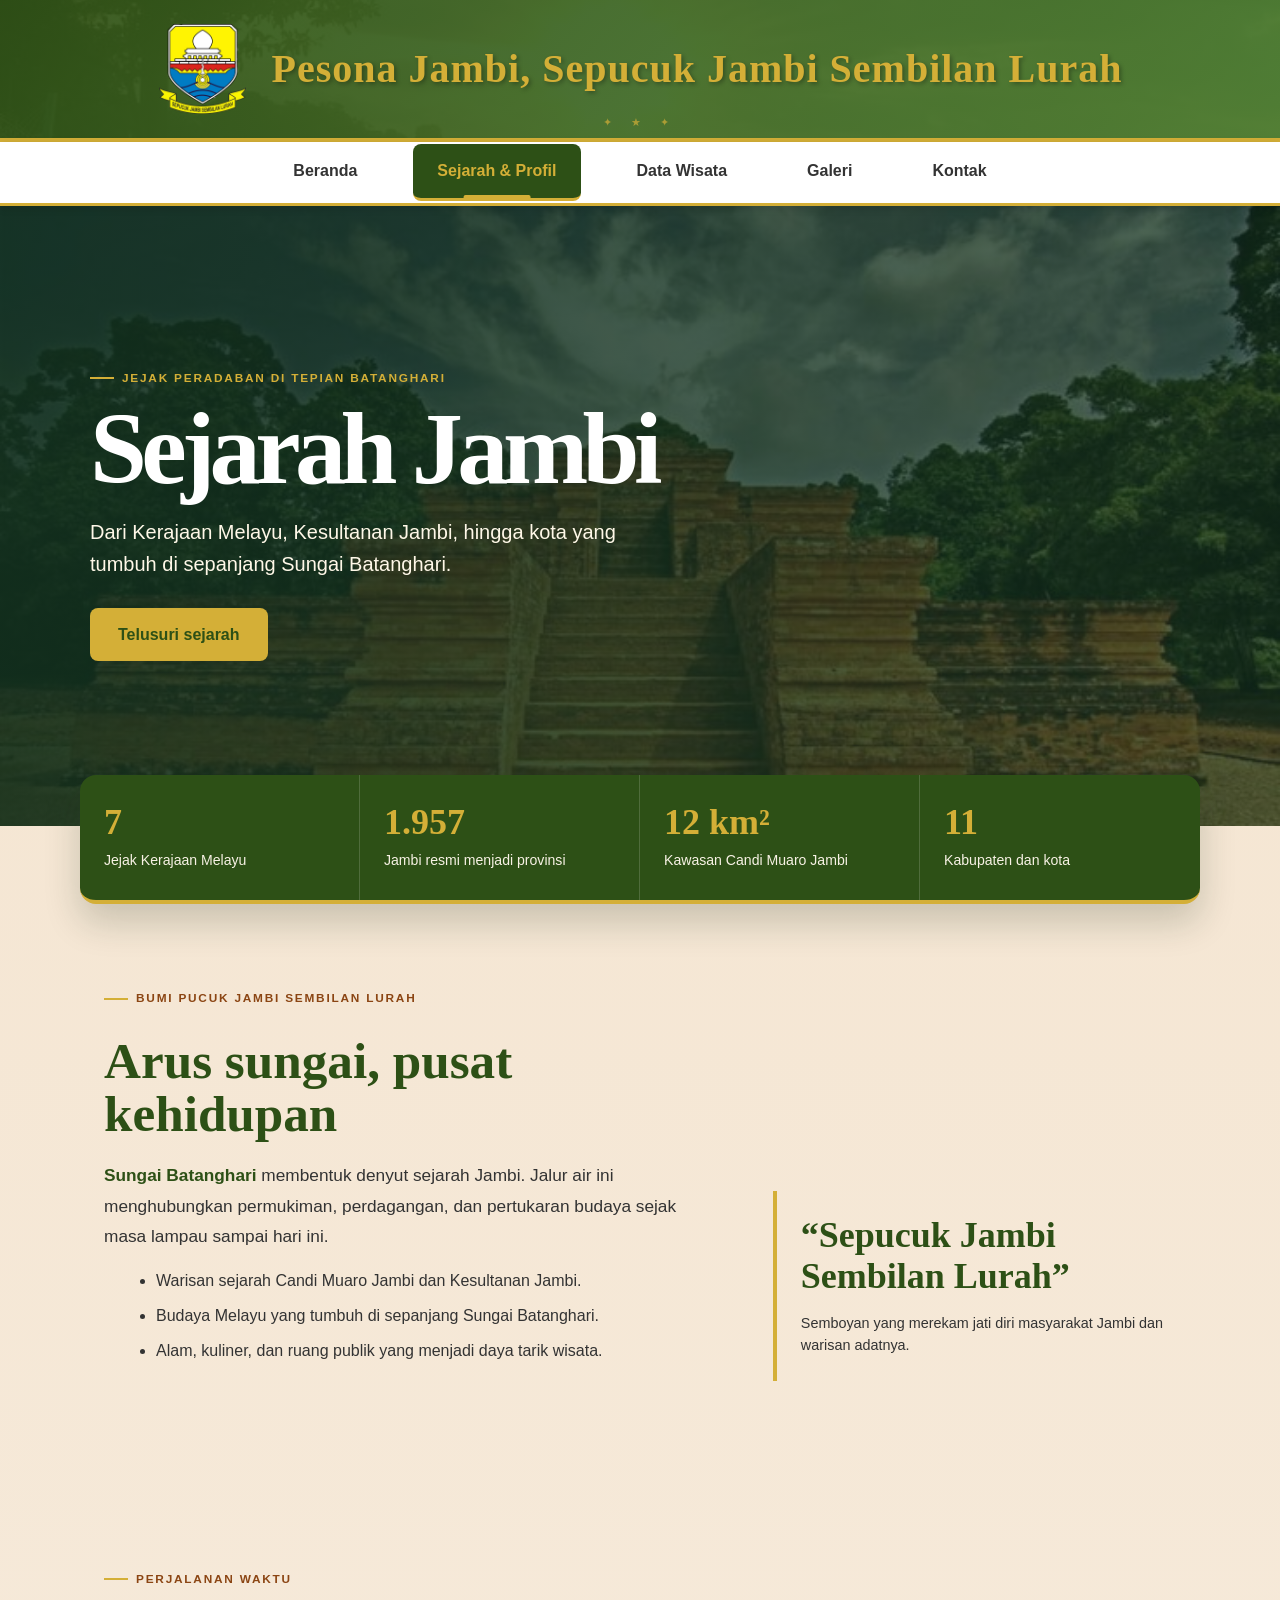
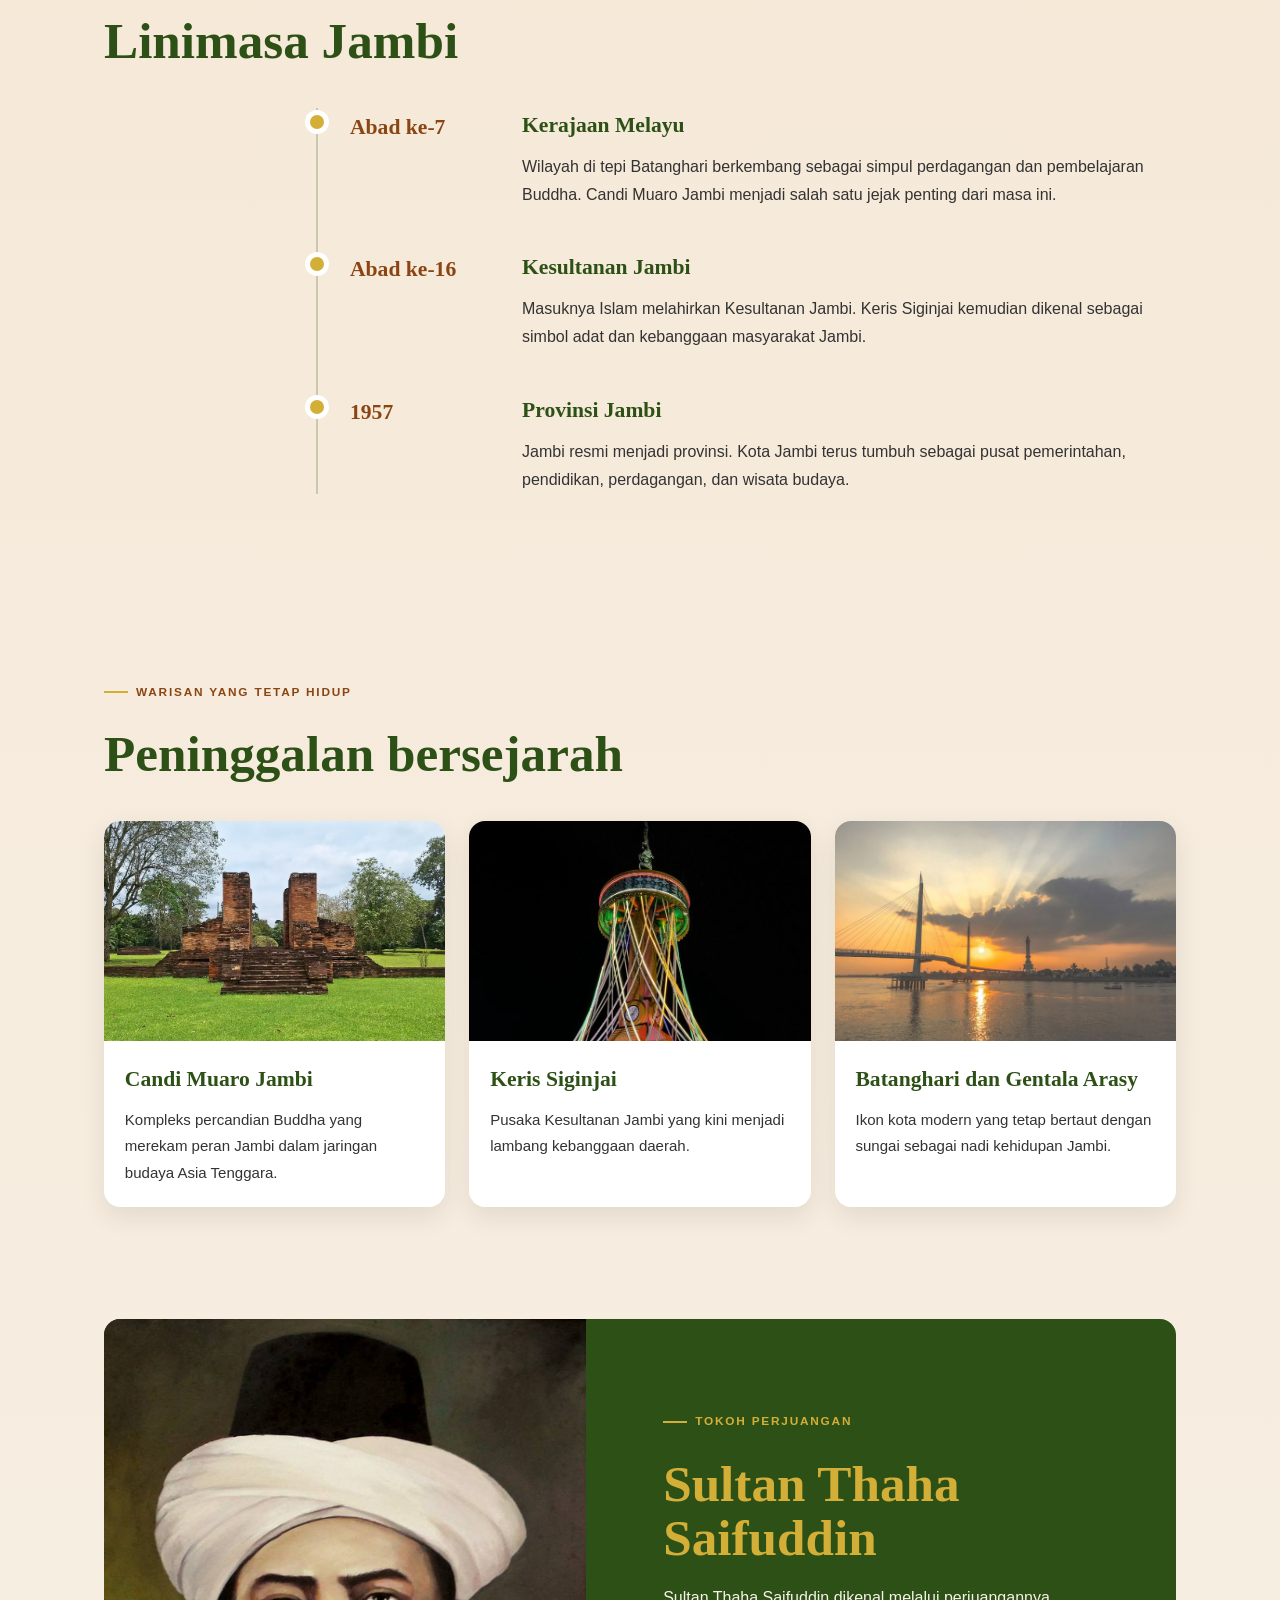
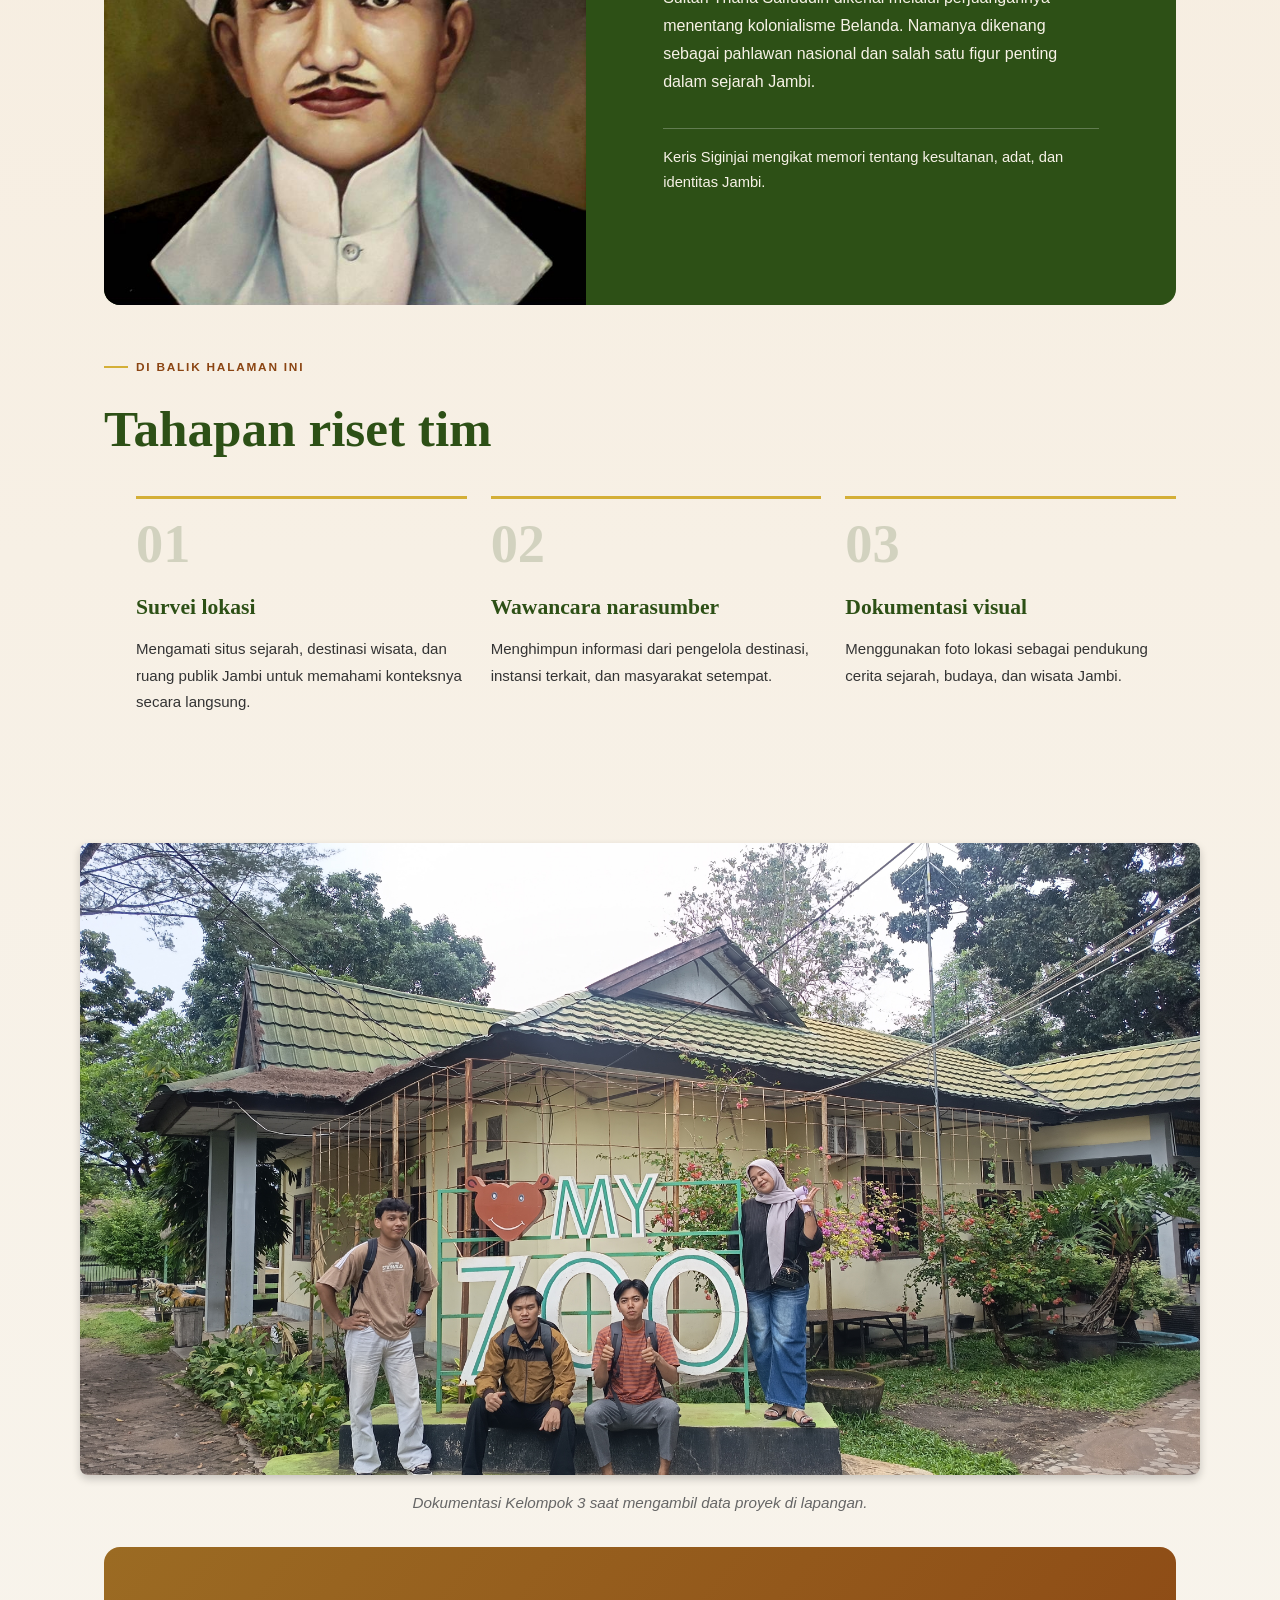
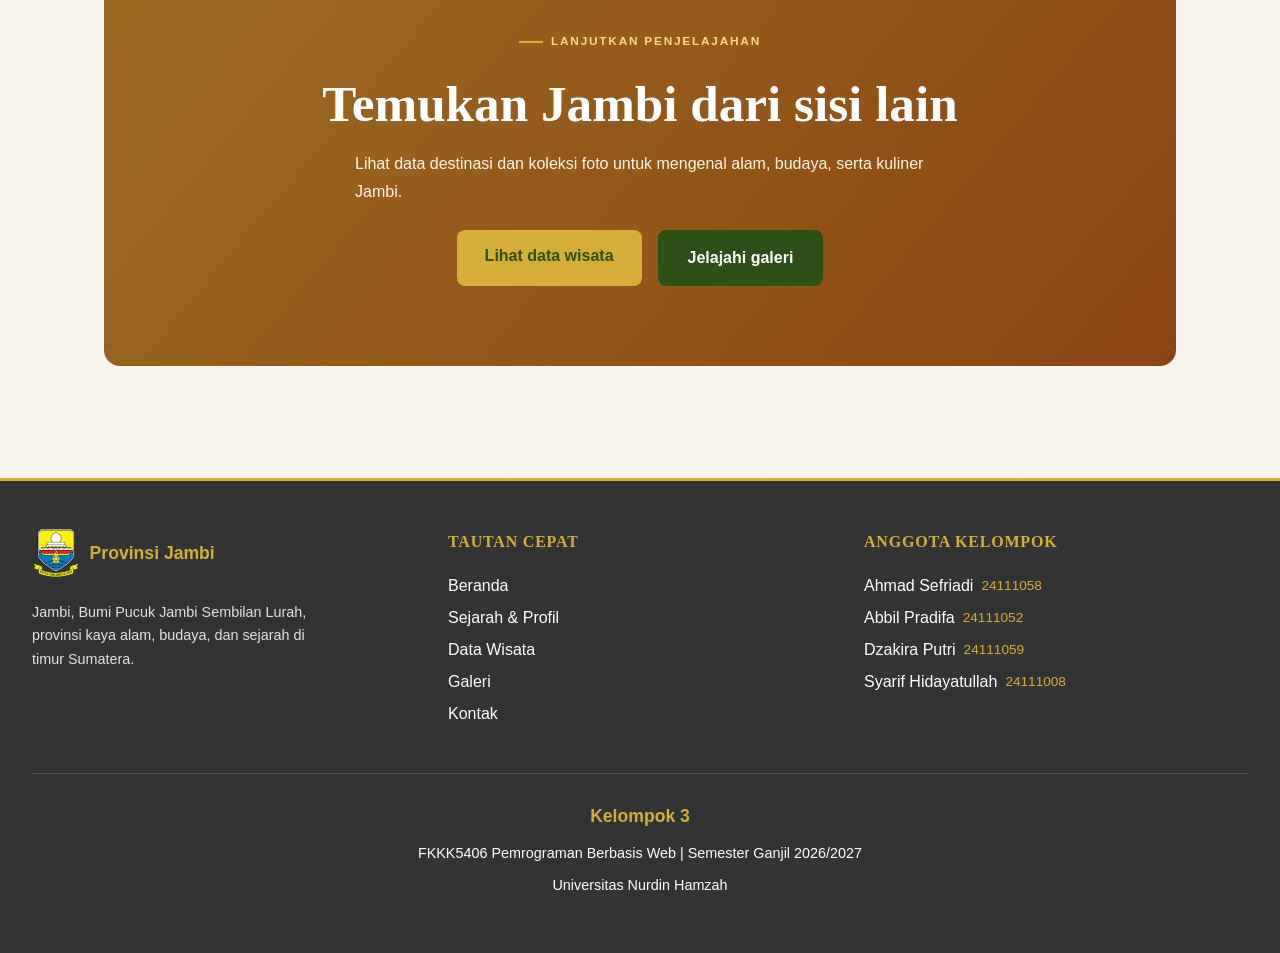
<file: profil.html>
<!DOCTYPE html>
<html lang="id">
<head>
  <meta charset="UTF-8">
  <meta name="viewport" content="width=device-width, initial-scale=1.0">
  <title>Sejarah & Profil - Profil Jambi</title>
  <link rel="icon" type="image/png" href="img/logo_jambi.png">
  <link rel="stylesheet" href="css/style.css">
</head>
<body>
  <header class="k3-site-header">
    <img src="img/jambi_alam_1.jpeg" alt="" class="k3-header-bg" aria-hidden="true">
    <div class="k3-logo-wrap">
      <img src="img/logo_jambi.png" alt="Logo Jambi" class="k3-logo">
    </div>
    <h1>Pesona Jambi, Sepucuk Jambi Sembilan Lurah</h1>
  </header>
  <nav id="k3-nav">
    <button type="button" id="k3-menu-toggle" aria-label="Toggle menu" aria-expanded="false"><span class="k3-menu-text">Menu</span><span class="k3-burger"><span></span><span></span><span></span></span></button>
    <ul id="k3-menu-list">
      <li><a href="index.html">Beranda</a></li>
      <li><a href="profil.html" class="k3-aktif">Sejarah & Profil</a></li>
      <li><a href="data.html">Data Wisata</a></li>
      <li><a href="galeri.html">Galeri</a></li>
      <li><a href="kontak.html">Kontak</a></li>
    </ul>
  </nav>
  <main class="k3-profil-page">
    <section class="k3-profil-hero k3-reveal" aria-labelledby="k3-profil-title">
      <img src="img/jambi_sejarah_1.jpeg" alt="" class="k3-profil-hero-bg" aria-hidden="true">
      <div class="k3-profil-hero-overlay"></div>
      <div class="k3-profil-hero-content">
        <p class="k3-section-label">Jejak peradaban di tepian Batanghari</p>
        <h2 id="k3-profil-title">Sejarah Jambi</h2>
        <p>Dari Kerajaan Melayu, Kesultanan Jambi, hingga kota yang tumbuh di sepanjang Sungai Batanghari.</p>
        <a href="#k3-linimasa" class="k3-btn k3-btn-primary">Telusuri sejarah</a>
      </div>
    </section>

    <section class="k3-profil-stats" aria-label="Fakta singkat Jambi">
      <div class="k3-profil-stat k3-reveal"><strong>Abad ke-7</strong><span>Jejak Kerajaan Melayu</span></div>
      <div class="k3-profil-stat k3-reveal"><strong>1957</strong><span>Jambi resmi menjadi provinsi</span></div>
      <div class="k3-profil-stat k3-reveal"><strong>12 km²</strong><span>Kawasan Candi Muaro Jambi</span></div>
      <div class="k3-profil-stat k3-reveal"><strong>11</strong><span>Kabupaten dan kota</span></div>
    </section>

    <article class="k3-profil-content">
      <section class="k3-profil-intro k3-reveal">
        <p class="k3-section-label">Bumi Pucuk Jambi Sembilan Lurah</p>
        <div class="k3-profil-intro-grid">
          <div>
            <h2>Arus sungai, pusat kehidupan</h2>
            <p><strong>Sungai Batanghari</strong> membentuk denyut sejarah Jambi. Jalur air ini menghubungkan permukiman, perdagangan, dan pertukaran budaya sejak masa lampau sampai hari ini.</p>
            <ul class="k3-profil-list">
              <li>Warisan sejarah Candi Muaro Jambi dan Kesultanan Jambi.</li>
              <li>Budaya Melayu yang tumbuh di sepanjang Sungai Batanghari.</li>
              <li>Alam, kuliner, dan ruang publik yang menjadi daya tarik wisata.</li>
            </ul>
          </div>
          <blockquote>“Sepucuk Jambi Sembilan Lurah”<span>Semboyan yang merekam jati diri masyarakat Jambi dan warisan adatnya.</span></blockquote>
        </div>
      </section>

      <section id="k3-linimasa" class="k3-timeline-section" aria-labelledby="k3-timeline-title">
        <div class="k3-section-heading k3-reveal">
          <p class="k3-section-label">Perjalanan waktu</p>
          <h2 id="k3-timeline-title">Linimasa Jambi</h2>
        </div>
        <div class="k3-timeline">
          <article class="k3-timeline-item k3-reveal">
            <p class="k3-timeline-year">Abad ke-7</p>
            <div><h3>Kerajaan Melayu</h3><p>Wilayah di tepi Batanghari berkembang sebagai simpul perdagangan dan pembelajaran Buddha. Candi Muaro Jambi menjadi salah satu jejak penting dari masa ini.</p></div>
          </article>
          <article class="k3-timeline-item k3-reveal">
            <p class="k3-timeline-year">Abad ke-16</p>
            <div><h3>Kesultanan Jambi</h3><p>Masuknya Islam melahirkan Kesultanan Jambi. Keris Siginjai kemudian dikenal sebagai simbol adat dan kebanggaan masyarakat Jambi.</p></div>
          </article>
          <article class="k3-timeline-item k3-reveal">
            <p class="k3-timeline-year">1957</p>
            <div><h3>Provinsi Jambi</h3><p>Jambi resmi menjadi provinsi. Kota Jambi terus tumbuh sebagai pusat pemerintahan, pendidikan, perdagangan, dan wisata budaya.</p></div>
          </article>
        </div>
      </section>

      <section class="k3-warisan-section" aria-labelledby="k3-warisan-title">
        <div class="k3-section-heading k3-reveal">
          <p class="k3-section-label">Warisan yang tetap hidup</p>
          <h2 id="k3-warisan-title">Peninggalan bersejarah</h2>
        </div>
        <div class="k3-warisan-grid">
          <article class="k3-warisan-card k3-reveal"><img src="img/candi_3.webp" alt="Candi Muaro Jambi" loading="lazy"><div><h3>Candi Muaro Jambi</h3><p>Kompleks percandian Buddha yang merekam peran Jambi dalam jaringan budaya Asia Tenggara.</p></div></article>
          <article class="k3-warisan-card k3-reveal"><img src="img/tugu_siginjai.jpeg" alt="Tugu Keris Siginjai" loading="lazy"><div><h3>Keris Siginjai</h3><p>Pusaka Kesultanan Jambi yang kini menjadi lambang kebanggaan daerah.</p></div></article>
          <article class="k3-warisan-card k3-reveal"><img src="img/jambi_alam_2.jpeg" alt="Jembatan Gentala Arasy di Sungai Batanghari" loading="lazy"><div><h3>Batanghari dan Gentala Arasy</h3><p>Ikon kota modern yang tetap bertaut dengan sungai sebagai nadi kehidupan Jambi.</p></div></article>
        </div>
      </section>

      <section class="k3-tokoh-section k3-reveal" aria-labelledby="k3-tokoh-title">
        <div class="k3-tokoh-image"><img src="img/Sultan_Thaha_Syaifuddin.jpg" alt="Tugu Keris Siginjai sebagai simbol Kesultanan Jambi" loading="lazy"></div>
        <div class="k3-tokoh-copy"><p class="k3-section-label">Tokoh perjuangan</p><h2 id="k3-tokoh-title">Sultan Thaha Saifuddin</h2><p>Sultan Thaha Saifuddin dikenal melalui perjuangannya menentang kolonialisme Belanda. Namanya dikenang sebagai pahlawan nasional dan salah satu figur penting dalam sejarah Jambi.</p><p class="k3-tokoh-note">Keris Siginjai mengikat memori tentang kesultanan, adat, dan identitas Jambi.</p></div>
      </section>

      <section class="k3-riset-section" aria-labelledby="k3-riset-title">
        <div class="k3-section-heading k3-reveal"><p class="k3-section-label">Di balik halaman ini</p><h2 id="k3-riset-title">Tahapan riset tim</h2></div>
        <ol class="k3-riset-list">
          <li class="k3-reveal"><span>01</span><div><h3>Survei lokasi</h3><p>Mengamati situs sejarah, destinasi wisata, dan ruang publik Jambi untuk memahami konteksnya secara langsung.</p></div></li>
          <li class="k3-reveal"><span>02</span><div><h3>Wawancara narasumber</h3><p>Menghimpun informasi dari pengelola destinasi, instansi terkait, dan masyarakat setempat.</p></div></li>
          <li class="k3-reveal"><span>03</span><div><h3>Dokumentasi visual</h3><p>Menggunakan foto lokasi sebagai pendukung cerita sejarah, budaya, dan wisata Jambi.</p></div></li>
        </ol>
      </section>

      <figure class="k3-foto-kelompok k3-reveal">
        <img src="img/foto_kelompok.jpeg" alt="Anggota Kelompok 3 saat mengambil data proyek di lapangan" loading="lazy">
        <figcaption>Dokumentasi Kelompok 3 saat mengambil data proyek di lapangan.</figcaption>
      </figure>

      <section class="k3-profil-cta k3-reveal" aria-label="Lanjutkan penjelajahan Jambi">
        <p class="k3-section-label">Lanjutkan penjelajahan</p><h2>Temukan Jambi dari sisi lain</h2><p>Lihat data destinasi dan koleksi foto untuk mengenal alam, budaya, serta kuliner Jambi.</p>
        <div class="k3-hero-actions"><a href="data.html" class="k3-btn k3-btn-primary">Lihat data wisata</a><a href="galeri.html" class="k3-btn k3-btn-dark">Jelajahi galeri</a></div>
      </section>
    </article>
  </main>
  <footer class="k3-site-footer">
    <div class="k3-footer-col k3-footer-brand">
      <div class="k3-footer-brand-row">
        <img src="img/logo_jambi.png" alt="Logo Jambi" class="k3-footer-logo">
        <span class="k3-footer-brandname">Provinsi Jambi</span>
      </div>
      <p class="k3-footer-desc">Jambi, Bumi Pucuk Jambi Sembilan Lurah, provinsi kaya alam, budaya, dan sejarah di timur Sumatera.</p>
    </div>
    <div class="k3-footer-col">
      <h3>Tautan Cepat</h3>
      <ul class="k3-footer-links">
        <li><a href="index.html">Beranda</a></li>
        <li><a href="profil.html">Sejarah & Profil</a></li>
        <li><a href="data.html">Data Wisata</a></li>
        <li><a href="galeri.html">Galeri</a></li>
        <li><a href="kontak.html">Kontak</a></li>
      </ul>
    </div>
    <div class="k3-footer-col">
      <h3>Anggota Kelompok</h3>
      <ul class="k3-footer-members">
        <li>Ahmad Sefriadi <span class="k3-nim">24111058</span></li>
        <li>Abbil Pradifa <span class="k3-nim">24111052</span></li>
        <li>Dzakira Putri <span class="k3-nim">24111059</span></li>
        <li>Syarif Hidayatullah <span class="k3-nim">24111008</span></li>
      </ul>
    </div>
    <div class="k3-footer-bottom">
      <p class="k3-kelompok">Kelompok 3</p>
      <p>FKKK5406 Pemrograman Berbasis Web | Semester Ganjil 2026/2027</p>
      <p>Universitas Nurdin Hamzah</p>
    </div>
  </footer>
  <script src="js/script.js"></script>
</body>
</html>
</file>
<file: css/style.css>
/* ========== CSS Variables ========== */
:root {
  --primary-gold: #D4AF37;
  --primary-green: #2D5016;
  --primary-red: #8B0000;
  --secondary-cream: #F5E6D3;
  --secondary-brown: #8B4513;
  --white: #FFFFFF;
  --light-gray: #F9F9F9;
  --gray: #CCCCCC;
  --dark-gray: #333333;
  --black: #000000;
  --accent-blue: #007BFF;
  --font-heading: 'Georgia', 'Times New Roman', serif;
  --font-body: 'Segoe UI', 'Roboto', 'Arial', sans-serif;
}

/* ========== Global Reset ========== */
* {
  box-sizing: border-box;
  margin: 0;
  padding: 0;
}

body {
  font-family: var(--font-body);
  background-color: var(--secondary-cream);
  color: var(--dark-gray);
  line-height: 1.6;
  min-height: 100vh;
  display: flex;
  flex-direction: column;
}

main {
  flex: 1;
}

img {
  max-width: 100%;
  height: auto;
  display: block;
}

a {
  text-decoration: none;
  color: inherit;
}

h1, h2, h3 {
  font-family: var(--font-heading);
}

/* ========== Header ========== */
header.k3-site-header {
  background: transparent;
  color: var(--primary-gold);
  padding: 1.5rem 2rem;
  box-shadow: 0 4px 12px rgba(0,0,0,0.25);
  border-bottom: 4px solid var(--primary-gold);
  position: relative;
  overflow: hidden;
  display: flex;
  align-items: center;
  justify-content: center;
  gap: 1.5rem;
  flex-wrap: wrap;
  isolation: isolate;
}

.k3-header-bg {
  position: absolute;
  inset: 0;
  z-index: -2;
  width: 100%;
  height: 100%;
  object-fit: cover;
}

header.k3-site-header::before {
  content: '';
  position: absolute;
  inset: 0;
  background: linear-gradient(135deg, rgba(45,80,22,.92), rgba(74,124,46,.92)),
              radial-gradient(circle at 15% 50%, rgba(212,175,55,0.15) 0%, transparent 45%),
              radial-gradient(circle at 85% 50%, rgba(212,175,55,0.12) 0%, transparent 45%);
  pointer-events: none;
  z-index: -1;
}

header.k3-site-header::after {
  content: '✦  ★  ✦';
  position: absolute;
  bottom: 0.4rem;
  left: 50%;
  transform: translateX(-50%);
  color: var(--primary-gold);
  font-size: 0.7rem;
  letter-spacing: 0.5rem;
  opacity: 0.7;
}

.k3-logo-wrap {
  display: flex;
  align-items: center;
  justify-content: center;
  width: 90px;
  height: 90px;
  flex-shrink: 0;
  transition: transform 0.4s ease;
}

.k3-logo-wrap:hover {
  transform: rotate(-6deg) scale(1.05);
}

.k3-logo {
  width: 100%;
  height: 100%;
  object-fit: contain;
  background: transparent;
  border: none;
  outline: none;
  box-shadow: none;
  padding: 0;
}

header.k3-site-header h1 {
  font-size: 2.5rem;
  font-weight: 700;
  margin: 0;
  text-shadow: 2px 2px 4px rgba(0,0,0,0.3);
  letter-spacing: 1px;
}

@media (max-width: 600px) {
  header.k3-site-header { flex-direction: column; text-align: center; padding: 1.5rem 1rem; }
  header.k3-site-header h1 { font-size: 1.4rem; }
  .k3-logo-wrap { width: 64px; height: 64px; }
}

/* ========== Enhancements ========== */
.k3-hero { background: linear-gradient(180deg,#fff 0%,#f5e6d3 100%); border-radius: 16px; box-shadow: 0 8px 24px rgba(0,0,0,.08); }
.k3-kartu { border-radius: 16px; border: 1px solid rgba(212,175,55,.25); }
.k3-kartu:hover { transform: translateY(-8px); box-shadow: 0 16px 28px rgba(0,0,0,.18); }
.k3-reveal { opacity: 0; transform: translateY(24px); transition: opacity .6s ease, transform .6s ease; }
.k3-reveal.k3-in { opacity: 1; transform: none; }
/* Back to top button removed per user request */
.k3-site-footer { display: grid; grid-template-columns: repeat(3,1fr); gap: 2rem; text-align: left; padding: 3rem 2rem; background: var(--dark-gray); color: var(--white); border-top: 3px solid var(--primary-gold); }
.k3-site-footer .k3-footer-col { display: flex; flex-direction: column; }
.k3-footer-brand-row { display: flex; align-items: center; gap: .6rem; margin-bottom: .5rem; }
.k3-site-footer .k3-footer-col h3 { color: var(--primary-gold); font-weight: 700; margin-bottom: .75rem; font-size: 1rem; letter-spacing: .05em; text-transform: uppercase; }
.k3-site-footer .k3-footer-links, .k3-site-footer .k3-footer-members { list-style: none; padding: 0; margin: 0; }
.k3-site-footer .k3-footer-links li { margin: .4rem 0; }
.k3-site-footer .k3-footer-links a { color: var(--white); text-decoration: none; display: inline-flex; align-items: center; gap: .5rem; transition: color .2s ease; }
.k3-site-footer .k3-footer-links a:hover { color: var(--primary-gold); }
.k3-site-footer .k3-footer-members li { margin: .4rem 0; display: flex; align-items: center; gap: .5rem; color: var(--white); }
.k3-site-footer .k3-footer-members span.k3-nim { color: var(--primary-gold); font-size: .85rem; }
.k3-site-footer .k3-footer-logo { width: 48px; height: 48px; object-fit: contain; margin-bottom: .5rem; border: none; }
.k3-site-footer .k3-footer-brandname { font-weight: 700; color: var(--primary-gold); font-size: 1.1rem; margin-bottom: .5rem; }
.k3-site-footer .k3-footer-desc { font-size: .9rem; color: var(--white); opacity: .85; max-width: 280px; line-height: 1.6; }
.k3-site-footer .k3-footer-bottom { grid-column: 1 / -1; text-align: center; border-top: 1px solid rgba(255,255,255,.15); padding-top: 1.25rem; margin-top: .5rem; color: var(--white); font-size: .85rem; }
@media (max-width: 768px){ .k3-site-footer { grid-template-columns: 1fr; } }
@media (prefers-reduced-motion: reduce){ .k3-reveal { opacity:1; transform:none; transition:none; } }

/* ========== Navigation ========== */
nav {
  background-color: var(--white);
  border-bottom: 3px solid var(--primary-gold);
  position: sticky;
  top: 0;
  z-index: 1000;
  box-shadow: 0 2px 8px rgba(0,0,0,0.15);
  display: flex;
  align-items: center;
  justify-content: center;
  flex-wrap: wrap;
  padding: 0;
  min-height: 60px;
}

#k3-menu-toggle {
  display: none;
  background-color: var(--primary-green);
  color: var(--primary-gold);
  border: none;
  padding: .7rem .75rem;
  cursor: pointer;
  border-radius: 9px;
  width: auto;
  margin: .1rem .5rem;
  align-items: center;
  gap: .5rem;
  font-weight: 600;
  font-size: .9rem;
}
.k3-menu-text { font-size: 1rem; }
.k3-burger { display: inline-flex; flex-direction: column; gap: 5px; width: 25px; }
.k3-burger span { display: block; height: 3px; background: var(--primary-gold); border-radius: 2px; transition: transform .25s ease, opacity .25s ease; }
#k3-menu-toggle.k3-open .k3-burger span:nth-child(1) { transform: translateY(8px) rotate(45deg); }
#k3-menu-toggle.k3-open .k3-burger span:nth-child(2) { opacity: 0; }
#k3-menu-toggle.k3-open .k3-burger span:nth-child(3) { transform: translateY(-8px) rotate(-45deg); }

#k3-menu-list {
  display: flex;
  justify-content: center;
  list-style: none;
  margin: 2px 0;
  padding: 0;
  gap: 2rem;
}

#k3-menu-list li {
  margin: 0;
}

#k3-menu-list a {
  display: block;
  padding: 0.9rem 1.5rem;
  color: var(--dark-gray);
  font-weight: 600;
  font-size: 1rem;
  transition: all 0.3s ease;
  border-bottom: 3px solid transparent;
  border-radius: 8px;
}

#k3-menu-list a:hover {
  color: var(--accent-blue);
  background-color: var(--secondary-cream);
  transform: translateY(-2px);
}

#k3-menu-list a.k3-aktif {
  color: var(--primary-gold);
  background-color: var(--primary-green);
  border-bottom-color: var(--primary-gold);
}

/* ========== Halaman Beranda ========== */
.k3-hero {
  position: relative;
  max-width: 1100px;
  margin: 2rem auto;
  padding: 3rem 2rem;
  text-align: center;
  border-radius: 20px;
  overflow: hidden;
  color: #fff;
  background: linear-gradient(135deg, rgba(45,80,22,.85), rgba(74,124,46,.75));
  box-shadow: 0 12px 32px rgba(0,0,0,.25);
}
.k3-hero h2 { color: #fff; text-shadow: 0 2px 8px rgba(0,0,0,.4); }
.k3-hero p { color: #f5e6d3; }
.k3-hero .k3-hero-badge { display: inline-block; background: rgba(212,175,55,.25); color: #D4AF37; padding: .4rem .9rem; border-radius: 999px; font-weight: 600; margin-bottom: 1rem; border: 1px solid rgba(212,175,55,.4); }
.k3-hero-actions { display: flex; gap: 1rem; justify-content: center; margin-top: 1.5rem; flex-wrap: wrap; }
.k3-btn { padding: .8rem 1.6rem; border-radius: 10px; font-weight: 600; transition: transform .2s, box-shadow .2s; }
.k3-btn-primary { background: var(--primary-gold); color: var(--primary-green); }
.k3-btn-primary:hover { transform: translateY(-3px); box-shadow: 0 8px 16px rgba(212,175,55,.4); }
.k3-btn-ghost { background: transparent; color: #fff; border: 2px solid #fff; }
.k3-btn-ghost:hover { background: #fff; color: var(--primary-green); }

.k3-hero h2 {
  color: var(--primary-green);
  font-size: 2rem;
  margin-bottom: 1rem;
}

.k3-hero p {
  margin-bottom: 1rem;
  text-align: justify;
  font-size: 1.1rem;
}

.k3-keunggulan {
  padding: 2rem 1rem;
  background-color: var(--white);
}

.k3-keunggulan h2 {
  text-align: center;
  color: var(--primary-green);
  font-size: 2rem;
  margin-bottom: 2rem;
}

.k3-kartu-container {
  display: grid;
  grid-template-columns: repeat(3, 1fr);
  gap: 2rem;
  max-width: 1200px;
  margin: 0 auto;
  padding: 0 1rem;
}

/* Kartu container responsive di media query di bawah */

.k3-kartu {
  background-color: var(--white);
  border-radius: 8px;
  padding: 2rem;
  text-align: center;
  box-shadow: 0 4px 6px rgba(0,0,0,0.1);
  transition: transform 0.3s ease, box-shadow 0.3s ease;
  border: 2px solid var(--secondary-cream);
}

.k3-kartu:hover {
  transform: translateY(-5px);
  box-shadow: 0 8px 12px rgba(0,0,0,0.2);
  border-color: var(--primary-gold);
}

.k3-kartu-icon {
  font-size: 3rem;
  margin-bottom: 1rem;
}

.k3-kartu h3 {
  color: var(--primary-green);
  margin-bottom: 1rem;
  font-size: 1.5rem;
}

.k3-kartu p {
  text-align: justify;
  line-height: 1.7;
}

/* ========== Halaman Profil ========== */
.k3-profil-content {
  max-width: 900px;
  margin: 2rem auto;
  padding: 2rem;
  background-color: var(--white);
  border-radius: 8px;
  box-shadow: 0 2px 8px rgba(0,0,0,0.1);
}

.k3-profil-content h2 {
  color: var(--primary-green);
  font-size: 2rem;
  margin-bottom: 1.5rem;
  text-align: center;
  border-bottom: 3px solid var(--primary-gold);
  padding-bottom: 0.5rem;
}

.k3-profil-content h3 {
  color: var(--primary-green);
  font-size: 1.5rem;
  margin-top: 2rem;
  margin-bottom: 1rem;
}

.k3-profil-content section {
  margin-bottom: 2rem;
}

.k3-profil-content p {
  margin-bottom: 1rem;
  text-align: justify;
  line-height: 1.8;
}
.k3-two-col { display: grid; grid-template-columns: 1fr 1fr; gap: 1.5rem; }
@media (max-width: 700px) { .k3-two-col { grid-template-columns: 1fr; } }

.k3-profil-content ul,
.k3-profil-content ol {
  margin: 1rem 0 1rem 2rem;
}

.k3-profil-content li {
  margin-bottom: 0.75rem;
  line-height: 1.7;
}

.k3-profil-content strong {
  color: var(--primary-green);
  font-weight: 700;
}

.k3-profil-content em {
  font-style: italic;
  color: var(--secondary-brown);
}

/* ========== Profil: Jejak Batanghari ========== */
.k3-profil-page {
  background: linear-gradient(180deg, #eef1e6 0, var(--secondary-cream) 32rem, #f8f5ee 100%);
  overflow: hidden;
}

.k3-profil-hero {
  position: relative;
  min-height: min(72vh, 620px);
  display: grid;
  place-items: center;
  isolation: isolate;
  color: var(--white);
  overflow: hidden;
}

.k3-profil-hero-bg {
  position: absolute;
  inset: 0;
  z-index: -2;
  width: 100%;
  height: 100%;
  object-fit: cover;
}

.k3-profil-hero-overlay {
  position: absolute;
  inset: 0;
  width: 100%;
  height: 100%;
  z-index: -1; 
  background: linear-gradient(90deg, rgba(19, 49, 31, .91), rgba(19, 49, 31, .48)); 
}
.k3-profil-hero-content { width: min(1100px, calc(100% - 2rem)); padding: 5rem 0; }
.k3-profil-hero h2 { max-width: 700px; color: var(--white); font-size: clamp(3rem, 8vw, 6.7rem); line-height: .92; letter-spacing: -.055em; margin: .8rem 0 1.2rem; }
.k3-profil-hero-content > p:not(.k3-section-label) { max-width: 570px; font-size: clamp(1.05rem, 2vw, 1.25rem); color: #fff8e8; margin-bottom: 1.8rem; }
.k3-section-label { color: var(--secondary-brown); font-size: .74rem; font-weight: 800; letter-spacing: .15em; text-transform: uppercase; }
.k3-profil-hero .k3-section-label { color: var(--primary-gold); }

.k3-profil-stats { width: min(1120px, calc(100% - 2rem)); margin: -3.2rem auto 0; position: relative; z-index: 2; display: grid; grid-template-columns: repeat(4, 1fr); background: var(--primary-green); border-bottom: 4px solid var(--primary-gold); border-radius: 16px; box-shadow: 0 18px 36px rgba(27, 43, 24, .2); overflow: hidden; }
.k3-profil-stat { min-height: 125px; padding: 1.5rem; display: flex; flex-direction: column; justify-content: center; border-right: 1px solid rgba(255, 255, 255, .16); }
.k3-profil-stat:last-child { border-right: 0; }
.k3-profil-stat strong { color: var(--primary-gold); font-family: var(--font-heading); font-size: clamp(1.6rem, 3vw, 2.25rem); line-height: 1; }
.k3-profil-stat span { margin-top: .55rem; color: #f8f2e5; font-size: .88rem; }

.k3-profil-content { max-width: 1120px; margin: 0 auto; padding: 5rem 0; background: transparent; border-radius: 0; box-shadow: none; }
.k3-profil-content h2 { color: var(--primary-green); font-size: clamp(2rem, 4vw, 3.2rem); line-height: 1.05; margin: .55rem 0 1.2rem; padding: 0; text-align: left; border: 0; }
.k3-profil-content h3 { color: var(--primary-green); font-size: 1.35rem; margin: 0 0 .65rem; }
.k3-profil-content p { text-align: left; line-height: 1.75; }
.k3-profil-intro { padding: 0 1.5rem 5rem; }
.k3-profil-intro-grid { display: grid; grid-template-columns: 1.2fr .8fr; align-items: end; gap: 4rem; }
.k3-profil-intro-grid > div > p { max-width: 650px; font-size: 1.08rem; }
.k3-profil-list { margin: 1.25rem 0 0; padding-left: 1.25rem; }
.k3-profil-list li { margin: .5rem 0; }
.k3-profil-intro blockquote { padding: 1.5rem 0 1.5rem 1.5rem; border-left: 4px solid var(--primary-gold); color: var(--primary-green); font-family: var(--font-heading); font-size: clamp(1.5rem, 3vw, 2.25rem); font-weight: bold; line-height: 1.15; }
.k3-profil-intro blockquote span { display: block; margin-top: .9rem; color: var(--dark-gray); font-family: var(--font-body); font-size: .9rem; font-weight: 400; line-height: 1.55; }

.k3-timeline-section { padding: 4.5rem 1.5rem; position: relative; }
.k3-timeline-section::before { content: ''; position: absolute; inset: 0 calc(50% - 50vw); background: var(--white); z-index: -1; }
.k3-section-heading { margin-bottom: 2.5rem; }
.k3-timeline { max-width: 860px; margin-left: auto; border-left: 2px solid rgba(45, 80, 22, .22); }
.k3-timeline-item { position: relative; display: grid; grid-template-columns: 140px 1fr; gap: 2rem; padding: 0 0 2.6rem 2rem; }
.k3-timeline-item::before { content: ''; position: absolute; left: -8px; top: .42rem; width: 14px; height: 14px; border-radius: 50%; background: var(--primary-gold); box-shadow: 0 0 0 5px #fff; }
.k3-timeline-item:last-child { padding-bottom: 0; }
.k3-timeline-year { margin: .05rem 0 0; color: var(--secondary-brown); font-family: var(--font-heading); font-size: 1.35rem; font-weight: bold; line-height: 1.2; }
.k3-timeline-item p:last-child { margin: 0; }

.k3-warisan-section { padding: 5rem 1.5rem; }
.k3-warisan-grid { display: grid; grid-template-columns: repeat(3, 1fr); gap: 1.5rem; }
.k3-warisan-card { background: var(--white); border-radius: 16px; box-shadow: 0 10px 24px rgba(47, 53, 38, .1); overflow: hidden; transition: transform .25s ease, box-shadow .25s ease; }
.k3-warisan-card:hover { transform: translateY(-8px); box-shadow: 0 18px 34px rgba(47, 53, 38, .18); }
.k3-warisan-card img { width: 100%; height: 220px; object-fit: cover; transition: transform .45s ease; }
.k3-warisan-card:hover img { transform: scale(1.04); }
.k3-warisan-card div { padding: 1.3rem; }
.k3-warisan-card p { margin: 0; font-size: .94rem; }

.k3-tokoh-section { display: grid; grid-template-columns: .9fr 1.1fr; margin: 0 1.5rem 5rem; background: var(--primary-green); border-radius: 16px; color: var(--white); overflow: hidden; }
.k3-tokoh-image img { width: 100%; height: 100%; min-height: 360px; object-fit: cover; }
.k3-tokoh-copy { padding: clamp(2rem, 6vw, 5rem); display: flex; flex-direction: column; justify-content: center; }
.k3-tokoh-copy h2 { color: var(--primary-gold); }
.k3-tokoh-copy p { color: #f7f2e7; }
.k3-tokoh-copy .k3-section-label { color: var(--primary-gold); }
.k3-tokoh-note { border-top: 1px solid rgba(255, 255, 255, .25); margin-top: 1rem; padding-top: 1rem; font-size: .92rem; }

.k3-riset-section { padding: 1rem 1.5rem 5rem; }
.k3-riset-list { list-style: none; margin: 0; display: grid; grid-template-columns: repeat(3, 1fr); gap: 1.5rem; }
.k3-riset-list li { margin: 0; padding: 1.5rem 0 0; border-top: 3px solid var(--primary-gold); }
.k3-riset-list span { display: block; margin-bottom: 1.4rem; color: rgba(45, 80, 22, .18); font-family: var(--font-heading); font-size: 3.4rem; font-weight: bold; line-height: .8; }
.k3-riset-list p { margin: 0; font-size: .94rem; }

.k3-profil-cta { margin: 0 1.5rem; padding: clamp(2.5rem, 7vw, 5rem); text-align: center; background: linear-gradient(130deg, #9b6b23, var(--secondary-brown)); border-radius: 16px; color: var(--white); }
.k3-profil-cta h2 { color: var(--white); text-align: center; }
.k3-profil-cta > p:not(.k3-section-label) { max-width: 570px; margin: 0 auto; color: #fff8e9; }
.k3-profil-cta .k3-section-label { color: #f9dc86; }
.k3-btn-dark { background: var(--primary-green); color: var(--white); border: 2px solid var(--primary-green); }
.k3-btn-dark:hover { background: #17320c; }
.k3-btn:focus-visible, #k3-menu-list a:focus-visible { outline: 3px solid var(--primary-gold); outline-offset: 3px; }

@media (max-width: 800px) {
  .k3-profil-stats { grid-template-columns: repeat(2, 1fr); margin-top: -2rem; }
  .k3-profil-stat:nth-child(2) { border-right: 0; }
  .k3-profil-stat:nth-child(-n+2) { border-bottom: 1px solid rgba(255, 255, 255, .16); }
  .k3-profil-content { padding: 3.5rem 0; }
  .k3-profil-intro-grid, .k3-tokoh-section { grid-template-columns: 1fr; gap: 2rem; }
  .k3-tokoh-section { margin: 0 1rem 4rem; }
  .k3-tokoh-image img { min-height: 240px; max-height: 360px; }
  .k3-warisan-grid, .k3-riset-list { grid-template-columns: 1fr; }
  .k3-riset-list { gap: 2rem; }
  .k3-riset-list li { display: grid; grid-template-columns: 100px 1fr; gap: 1rem; align-items: start; }
  .k3-riset-list span { margin: 0; }
}

@media (max-width: 560px) {
  .k3-profil-hero { 
    min-height: 560px;
  }
  .k3-profil-hero-overlay { background: linear-gradient(0deg, rgba(19, 49, 31, .92), rgba(19, 49, 31, .42)); }
  .k3-profil-hero-content { padding: 4rem 0; align-self: end; }
  .k3-profil-stats { width: calc(100% - 1rem); }
  .k3-profil-stat { min-height: 108px; padding: 1.15rem; }
  .k3-profil-content h2 { font-size: 2rem; }
  .k3-profil-intro, .k3-timeline-section, .k3-warisan-section, .k3-riset-section { padding-left: 1rem; padding-right: 1rem; }
  .k3-timeline-item { grid-template-columns: 1fr; gap: .5rem; padding-left: 1.4rem; }
  .k3-profil-cta { margin: 0 1rem; }
}

@media (prefers-reduced-motion: reduce) {
  .k3-warisan-card, .k3-warisan-card img { transition: none; }
  .k3-warisan-card:hover, .k3-warisan-card:hover img { transform: none; }
}

.k3-foto-kelompok {
  text-align: center;
  margin: 2rem 0;
}

.k3-foto-kelompok img {
  margin: 0 auto 1rem;
  border-radius: 8px;
  box-shadow: 0 4px 8px rgba(0,0,0,0.2);
  max-width: 100%;
}

.k3-foto-kelompok figcaption {
  font-style: italic;
  color: #666;
  font-size: 0.95rem;
}

/* ========== Halaman Data ========== */
/* ========== Halaman Data Wisata ========== */
.k3-data-page {
  background:
    radial-gradient(circle at 12% 8%, rgba(212, 175, 55, 0.18), transparent 34%),
    radial-gradient(circle at 88% 18%, rgba(45, 80, 22, 0.1), transparent 30%),
    linear-gradient(180deg, #fff9f0 0%, var(--secondary-cream) 42%, #f3e7d5 100%);
}

.k3-data-hero {
  max-width: 920px;
  margin: 0 auto;
  padding: clamp(3rem, 8vw, 5rem) 1.5rem 2.5rem;
  text-align: center;
}

.k3-data-hero .k3-section-label {
  margin-bottom: 0.75rem;
}

.k3-data-hero h2 {
  color: var(--primary-green);
  font-size: clamp(2rem, 5vw, 3.1rem);
  margin-bottom: 1rem;
  line-height: 1.15;
}

.k3-data-hero > p {
  max-width: 620px;
  margin: 0 auto;
  color: #4a4a4a;
  font-size: clamp(1.05rem, 2vw, 1.2rem);
}

.k3-data-hero .k3-hero-actions {
  margin-top: 1.75rem;
}

.k3-data-hero .k3-btn-dark {
  color: #fff;
}

.k3-data-stats {
  display: grid;
  grid-template-columns: repeat(4, 1fr);
  gap: 1rem;
  max-width: 1100px;
  margin: 0 auto 1rem;
  padding: 0 1.5rem;
}

.k3-data-stat {
  background: var(--primary-green);
  color: #fff;
  border-radius: 14px;
  padding: 1.35rem 1rem;
  text-align: center;
  border-bottom: 3px solid var(--primary-gold);
  box-shadow: 0 10px 22px rgba(45, 80, 22, 0.18);
}

.k3-data-stat strong {
  display: block;
  font-family: var(--font-heading);
  font-size: clamp(1.5rem, 3vw, 2rem);
  color: var(--primary-gold);
  margin-bottom: 0.35rem;
}

.k3-data-stat span {
  display: block;
  font-size: 0.88rem;
  color: #f5e6d3;
}

.k3-data-destinasi,
.k3-data-table-section {
  padding: 3.5rem 1.5rem 1rem;
}

.k3-data-heading {
  max-width: 720px;
  margin: 0 auto 1.5rem;
  text-align: center;
}

.k3-data-heading h2 {
  color: var(--primary-green);
  font-size: clamp(1.8rem, 4vw, 2.5rem);
  margin: 0.4rem 0 0.75rem;
}

.k3-data-heading p:not(.k3-section-label) {
  color: #555;
  margin: 0;
}

.k3-data-filter {
  margin: 0 auto 2rem;
}

.k3-data-cards {
  display: grid;
  grid-template-columns: repeat(4, 1fr);
  gap: 1.35rem;
  max-width: 1200px;
  margin: 0 auto;
}

.k3-data-card {
  background: #fff;
  border-radius: 16px;
  overflow: hidden;
  box-shadow: 0 10px 24px rgba(47, 53, 38, 0.1);
  transition: transform 0.25s ease, box-shadow 0.25s ease;
}

.k3-data-card:hover {
  transform: translateY(-8px);
  box-shadow: 0 18px 34px rgba(47, 53, 38, 0.18);
}

.k3-data-card.k3-hide {
  display: none;
}

.k3-data-card img {
  width: 100%;
  height: 170px;
  object-fit: cover;
}

.k3-data-card-body {
  padding: 1.1rem 1.15rem 1.25rem;
}

.k3-data-card-body h3 {
  color: var(--primary-green);
  font-size: 1.15rem;
  margin: 0.55rem 0 0.85rem;
}

.k3-badge {
  display: inline-block;
  font-size: 0.7rem;
  font-weight: 800;
  letter-spacing: 0.1em;
  text-transform: uppercase;
  padding: 0.28rem 0.65rem;
  border-radius: 999px;
}

.k3-badge-sejarah {
  background: rgba(139, 0, 0, 0.12);
  color: var(--primary-red);
}

.k3-badge-alam {
  background: rgba(45, 80, 22, 0.12);
  color: var(--primary-green);
}

.k3-badge-kota {
  background: rgba(212, 175, 55, 0.22);
  color: #8a6a12;
}

.k3-data-meta-list {
  display: grid;
  gap: 0.55rem;
}

.k3-data-meta-list div {
  display: flex;
  justify-content: space-between;
  gap: 0.75rem;
  align-items: baseline;
  border-top: 1px solid #eee4d6;
  padding-top: 0.5rem;
}

.k3-data-meta-list dt {
  font-size: 0.78rem;
  color: #777;
  text-transform: uppercase;
  letter-spacing: 0.04em;
}

.k3-data-meta-list dd {
  margin: 0;
  font-weight: 700;
  color: var(--primary-green);
  text-align: right;
}

.k3-harga-gratis {
  display: inline-block;
  background: var(--primary-green);
  color: #fff;
  font-size: 0.78rem;
  font-weight: 800;
  letter-spacing: 0.04em;
  text-transform: uppercase;
  padding: 0.22rem 0.55rem;
  border-radius: 999px;
}

.k3-data-container {
  max-width: 1100px;
  margin: 0 auto;
  padding: 1.5rem;
  background-color: var(--white);
  border-radius: 16px;
  box-shadow: 0 10px 24px rgba(47, 53, 38, 0.1);
}

.k3-table-scroll {
  width: 100%;
  overflow-x: auto;
  -webkit-overflow-scrolling: touch;
}

.k3-data-container table {
  width: 100%;
  min-width: 640px;
  border-collapse: collapse;
  background-color: var(--white);
}

.k3-data-container caption {
  font-size: 1.05rem;
  font-weight: 700;
  color: var(--primary-green);
  margin-bottom: 0.75rem;
  text-align: left;
  padding: 0.25rem 0 0.75rem;
  caption-side: top;
}

.k3-data-container th,
.k3-data-container td {
  border: 1px solid #e6dcc8;
  padding: 0.85rem 0.9rem;
  text-align: left;
}

.k3-data-container thead th {
  background-color: var(--primary-green);
  color: var(--primary-gold);
  font-weight: 700;
  text-align: center;
  position: sticky;
  top: 0;
}

.k3-data-container tbody th {
  font-weight: 700;
  vertical-align: middle;
  text-align: center;
}

.k3-data-container tbody th.k3-kat-sejarah {
  background: rgba(139, 0, 0, 0.1);
  color: var(--primary-red);
}

.k3-data-container tbody th.k3-kat-alam {
  background: rgba(45, 80, 22, 0.1);
  color: var(--primary-green);
}

.k3-data-container tbody th.k3-kat-kota {
  background: rgba(212, 175, 55, 0.2);
  color: #8a6a12;
}

.k3-data-container tbody tr:nth-child(odd) {
  background-color: #fbf7f0;
}

.k3-data-container tbody tr:hover {
  background-color: var(--secondary-cream);
  transition: background-color 0.2s ease;
}

.k3-data-container tfoot td {
  background-color: var(--dark-gray);
  color: var(--white);
  font-weight: 700;
  text-align: center;
  padding: 1rem;
}

.k3-data-info {
  display: grid;
  grid-template-columns: 1.3fr 1fr;
  gap: 1.25rem;
  max-width: 1100px;
  margin: 2rem auto 4rem;
  padding: 0 1.5rem;
}

.k3-sumber {
  font-size: 0.95rem;
  color: #555;
  margin: 0;
  padding: 1.5rem;
  background-color: #fff;
  border-radius: 16px;
  border-left: 4px solid var(--primary-gold);
  box-shadow: 0 8px 20px rgba(47, 53, 38, 0.08);
}

.k3-sumber-label {
  margin: 0 0 0.55rem;
  color: var(--secondary-brown);
  font-size: 0.74rem;
  font-weight: 800;
  letter-spacing: 0.15em;
  text-transform: uppercase;
}

.k3-sumber p:last-child {
  margin: 0;
  line-height: 1.65;
}

.k3-catatan {
  margin: 0;
  padding: 1.5rem 1.5rem 1.5rem 1.65rem;
  background-color: #fff;
  border-radius: 16px;
  box-shadow: 0 8px 20px rgba(47, 53, 38, 0.08);
}

.k3-catatan h3 {
  color: var(--primary-green);
  margin-bottom: 1rem;
}

.k3-catatan ul {
  margin: 0;
  padding: 0;
  list-style: none;
}

.k3-catatan li {
  position: relative;
  margin-bottom: 0.75rem;
  padding-left: 1.35rem;
  color: #444;
  line-height: 1.55;
}

.k3-catatan li:last-child {
  margin-bottom: 0;
}

.k3-catatan li::before {
  content: '';
  position: absolute;
  left: 0;
  top: 0.45rem;
  width: 0.55rem;
  height: 0.55rem;
  border-radius: 50%;
  background: var(--primary-gold);
}

@media (max-width: 1000px) {
  .k3-data-cards {
    grid-template-columns: repeat(2, 1fr);
  }

  .k3-data-stats {
    grid-template-columns: repeat(2, 1fr);
  }
}

@media (max-width: 700px) {
  .k3-data-cards,
  .k3-data-info,
  .k3-data-stats {
    grid-template-columns: 1fr;
  }

  .k3-data-card img {
    height: 200px;
  }
}

/* ========== Filter pills (dipakai data.html) ========== */
.k3-filter {
  display: flex;
  justify-content: center;
  gap: 0.85rem;
  margin: 2rem auto;
  flex-wrap: wrap;
  padding: 0 1rem;
}

.k3-btn-filter {
  background-color: var(--white);
  color: var(--dark-gray);
  border: 2px solid var(--primary-gold);
  padding: 0.7rem 1.35rem;
  border-radius: 999px;
  cursor: pointer;
  font-weight: 700;
  font-size: 0.95rem;
  transition: background-color 0.25s ease, color 0.25s ease, transform 0.25s ease, box-shadow 0.25s ease;
}

.k3-btn-filter:hover {
  background-color: var(--secondary-cream);
  transform: translateY(-2px);
}

.k3-btn-filter.k3-aktif {
  background-color: var(--primary-gold);
  color: var(--primary-green);
  box-shadow: 0 6px 14px rgba(212, 175, 55, 0.35);
}

/* ========== Halaman Galeri ========== */
.k3-galeri-page {
  background: #1a1f16;
  color: #f3eee4;
}

.k3-galeri-hero {
  position: relative;
  min-height: min(78vh, 640px);
  display: flex;
  align-items: flex-end;
  justify-content: flex-start;
  overflow: hidden;
  margin: 0;
  padding: 0;
  border-radius: 0;
}

.k3-galeri-hero-bg {
  position: absolute;
  inset: 0;
  z-index: 0;
  width: 100%;
  height: 100%;
  object-fit: cover;
  transform: scale(1.04);
  transition: transform 10s ease;
}

.k3-galeri-hero::before {
  content: '';
  position: absolute;
  inset: 0;
  z-index: 1;
  background: linear-gradient(180deg, rgba(12, 16, 10, 0.15) 0%, rgba(12, 16, 10, 0.72) 70%, #1a1f16 100%);
}

.k3-galeri-hero:hover .k3-galeri-hero-bg {
  transform: scale(1.1);
}

.k3-galeri-hero-content {
  position: relative;
  z-index: 2;
  position: relative;
  z-index: 1;
  max-width: 720px;
  padding: clamp(3rem, 10vw, 5.5rem) clamp(1.5rem, 5vw, 4rem) 3.5rem;
  text-align: left;
}

.k3-galeri-hero .k3-section-label {
  color: var(--primary-gold);
  margin-bottom: 0.75rem;
}

.k3-galeri-hero h2 {
  color: #fff;
  font-size: clamp(2.4rem, 7vw, 4.2rem);
  margin: 0 0 0.85rem;
  line-height: 1.05;
  text-shadow: 0 8px 24px rgba(0, 0, 0, 0.35);
}

.k3-galeri-hero-content > p {
  max-width: 480px;
  margin: 0 0 1.5rem;
  color: #e8dfcf;
  font-size: clamp(1.05rem, 2vw, 1.2rem);
}

.k3-galeri-koleksi {
  padding: 2.5rem clamp(1.25rem, 4vw, 3rem) 1rem;
  max-width: 1200px;
  margin: 0 auto;
}

.k3-galeri-toolbar {
  display: flex;
  align-items: baseline;
  justify-content: space-between;
  gap: 1.25rem;
  flex-wrap: wrap;
  margin-bottom: 1.75rem;
  border-bottom: 1px solid rgba(243, 238, 228, 0.14);
  padding-bottom: 1rem;
}

.k3-galeri-toolbar-title {
  margin: 0;
  color: #f3eee4;
  font-size: 1.35rem;
  font-weight: 700;
  letter-spacing: 0.04em;
  text-transform: uppercase;
}

.k3-galeri-tabs {
  display: flex;
  gap: 0.25rem 1.25rem;
  flex-wrap: wrap;
}

.k3-galeri-tab {
  background: transparent;
  border: none;
  border-bottom: 2px solid transparent;
  color: rgba(243, 238, 228, 0.55);
  padding: 0.35rem 0;
  cursor: pointer;
  font-size: 0.95rem;
  font-weight: 600;
  letter-spacing: 0.04em;
  text-transform: uppercase;
  transition: color 0.2s ease, border-color 0.2s ease;
}

.k3-galeri-tab:hover {
  color: #f3eee4;
}

.k3-galeri-tab.k3-aktif {
  color: var(--primary-gold);
  border-bottom-color: var(--primary-gold);
}

.k3-galeri-mosaic,
#k3-wadah-galeri {
  display: grid;
  grid-template-columns: repeat(12, 1fr);
  grid-auto-rows: 140px;
  gap: 0.75rem;
  max-width: none;
  margin: 0;
  padding: 0;
  min-height: 280px;
}

.k3-foto-item {
  position: relative;
  margin: 0;
  overflow: hidden;
  border-radius: 4px;
  background: #10140e;
  cursor: pointer;
  grid-column: span 4;
  grid-row: span 2;
  transition: transform 0.25s ease, box-shadow 0.25s ease;
}

.k3-foto-item.k3-mosaic-besar {
  grid-column: span 8;
  grid-row: span 3;
}

.k3-foto-item.k3-mosaic-tinggi {
  grid-column: span 4;
  grid-row: span 3;
}

.k3-foto-item.k3-mosaic-lebar {
  grid-column: span 6;
  grid-row: span 2;
}

.k3-foto-item:hover {
  transform: translateY(-2px);
  box-shadow: 0 16px 30px rgba(0, 0, 0, 0.35);
  z-index: 1;
}

.k3-foto-item img {
  width: 100%;
  height: 100%;
  object-fit: cover;
  display: block;
  transition: transform 0.5s ease, filter 0.35s ease;
  filter: saturate(0.92) contrast(1.02);
}

.k3-foto-item:hover img {
  transform: scale(1.05);
  filter: saturate(1.05) contrast(1.05);
}

.k3-foto-item figcaption {
  position: absolute;
  left: 0;
  right: 0;
  bottom: 0;
  padding: 2.2rem 1rem 0.9rem;
  background: linear-gradient(180deg, transparent, rgba(8, 10, 6, 0.85));
  color: #fff;
  opacity: 0;
  transform: translateY(8px);
  transition: opacity 0.25s ease, transform 0.25s ease;
}

.k3-foto-item:hover figcaption,
.k3-foto-item:focus-within figcaption {
  opacity: 1;
  transform: none;
}

.k3-foto-item figcaption h3 {
  margin: 0;
  color: #fff;
  font-size: 1rem;
  font-weight: 700;
}

.k3-galeri-empty {
  grid-column: 1 / -1;
  text-align: center;
  padding: 3rem 1rem;
  color: rgba(243, 238, 228, 0.7);
  background: rgba(255, 255, 255, 0.04);
  border-radius: 8px;
}

.k3-galeri-foot {
  max-width: 1200px;
  margin: 0 auto;
  padding: 2.5rem clamp(1.25rem, 4vw, 3rem) 3.5rem;
  text-align: center;
}

.k3-galeri-foot p {
  margin: 0;
  color: rgba(243, 238, 228, 0.65);
  font-size: 0.98rem;
}

.k3-galeri-foot a {
  color: var(--primary-gold);
  font-weight: 700;
  text-decoration: underline;
  text-underline-offset: 3px;
}

.k3-galeri-foot a:hover {
  color: #fff;
}

/* Lightbox */
.k3-lightbox[hidden] {
  display: none !important;
}

.k3-lightbox {
  position: fixed;
  inset: 0;
  z-index: 2000;
  display: grid;
  place-items: center;
  padding: 1.25rem;
}

.k3-lightbox-backdrop {
  position: absolute;
  inset: 0;
  background: rgba(6, 8, 5, 0.88);
  cursor: pointer;
}

.k3-lightbox-panel {
  position: relative;
  z-index: 1;
  width: min(920px, 100%);
  max-height: min(92vh, 900px);
  display: flex;
  flex-direction: column;
}

.k3-lightbox-figure {
  margin: 0;
  background: #0d110c;
  border-radius: 8px;
  overflow: hidden;
  box-shadow: 0 24px 60px rgba(0, 0, 0, 0.45);
}

.k3-lightbox-figure img {
  width: 100%;
  max-height: min(68vh, 640px);
  object-fit: contain;
  background: #000;
}

.k3-lightbox-figure figcaption {
  padding: 1.1rem 1.25rem 1.35rem;
  color: #f3eee4;
}

.k3-lightbox-kategori {
  margin: 0 0 0.35rem;
  color: var(--primary-gold);
  font-size: 0.72rem;
  font-weight: 800;
  letter-spacing: 0.14em;
  text-transform: uppercase;
}

.k3-lightbox-figure h3 {
  margin: 0 0 0.4rem;
  color: #fff;
  font-size: 1.35rem;
}

.k3-lightbox-figure figcaption p:last-child {
  margin: 0;
  color: rgba(243, 238, 228, 0.75);
  line-height: 1.55;
}

.k3-lightbox-close,
.k3-lightbox-nav {
  position: absolute;
  border: none;
  background: rgba(255, 255, 255, 0.1);
  color: #fff;
  cursor: pointer;
  transition: background 0.2s ease;
}

.k3-lightbox-close:hover,
.k3-lightbox-nav:hover {
  background: rgba(255, 255, 255, 0.22);
}

.k3-lightbox-close {
  top: -0.35rem;
  right: 0;
  width: 2.5rem;
  height: 2.5rem;
  border-radius: 999px;
  font-size: 1.6rem;
  line-height: 1;
  z-index: 2;
}

.k3-lightbox-nav {
  top: 42%;
  width: 2.75rem;
  height: 2.75rem;
  border-radius: 999px;
  font-size: 1.8rem;
  line-height: 1;
  transform: translateY(-50%);
}

.k3-lightbox-prev {
  left: -0.25rem;
}

.k3-lightbox-next {
  right: -0.25rem;
}

body.k3-lightbox-open {
  overflow: hidden;
}

@media (max-width: 900px) {
  .k3-galeri-mosaic,
  #k3-wadah-galeri {
    grid-template-columns: repeat(6, 1fr);
    grid-auto-rows: 120px;
  }

  .k3-foto-item,
  .k3-foto-item.k3-mosaic-lebar {
    grid-column: span 3;
    grid-row: span 2;
  }

  .k3-foto-item.k3-mosaic-besar,
  .k3-foto-item.k3-mosaic-tinggi {
    grid-column: span 6;
    grid-row: span 3;
  }
}

@media (max-width: 600px) {
  .k3-galeri-hero {
    min-height: 62vh;
  }

  .k3-galeri-mosaic,
  #k3-wadah-galeri {
    grid-template-columns: 1fr;
    grid-auto-rows: 220px;
  }

  .k3-foto-item,
  .k3-foto-item.k3-mosaic-besar,
  .k3-foto-item.k3-mosaic-tinggi,
  .k3-foto-item.k3-mosaic-lebar {
    grid-column: span 1;
    grid-row: span 1;
  }

  .k3-foto-item figcaption {
    opacity: 1;
    transform: none;
  }

  .k3-lightbox-nav {
    top: auto;
    bottom: 5.5rem;
    transform: none;
  }

  .k3-lightbox-prev {
    left: 0.75rem;
  }

  .k3-lightbox-next {
    right: 0.75rem;
  }
}

/* ========== Halaman Kontak ========== */
.k3-kontak-page {
  background:
    radial-gradient(circle at 8% 0%, rgba(212, 175, 55, 0.14), transparent 28%),
    linear-gradient(180deg, #fffaf3 0%, var(--secondary-cream) 55%, #f4e8d6 100%);
}

.k3-kontak-intro {
  max-width: 720px;
  margin: 0 auto;
  padding: clamp(2.5rem, 6vw, 3.75rem) 1.5rem 1.5rem;
  text-align: left;
}

.k3-kontak-intro .k3-section-label {
  margin-bottom: 0.65rem;
}

.k3-kontak-intro h2 {
  color: var(--primary-green);
  font-size: clamp(2rem, 4.5vw, 3rem);
  margin: 0 0 0.75rem;
  line-height: 1.15;
}

.k3-kontak-intro > p {
  margin: 0;
  max-width: 560px;
  color: #555;
  font-size: 1.08rem;
}

.k3-kontak-layout {
  display: grid;
  grid-template-columns: minmax(240px, 0.9fr) minmax(0, 1.35fr);
  gap: 1.5rem;
  max-width: 1120px;
  margin: 0 auto 4rem;
  padding: 0 1.5rem;
  align-items: start;
}

.k3-kontak-info {
  display: grid;
  gap: 1rem;
}

.k3-kontak-info-card {
  background: #fff;
  border-radius: 14px;
  padding: 1.25rem 1.3rem;
  border-left: 4px solid var(--primary-gold);
  box-shadow: 0 8px 20px rgba(47, 53, 38, 0.07);
}

.k3-kontak-info-label {
  margin: 0 0 0.4rem;
  color: var(--secondary-brown);
  font-size: 0.72rem;
  font-weight: 800;
  letter-spacing: 0.14em;
  text-transform: uppercase;
}

.k3-kontak-info-card h3 {
  margin: 0 0 0.45rem;
  color: var(--primary-green);
  font-size: 1.05rem;
}

.k3-kontak-info-card p {
  margin: 0;
  color: #555;
  font-size: 0.95rem;
  line-height: 1.6;
}

.k3-kontak-info-card a,
.k3-kontak-info-note a {
  color: var(--primary-green);
  font-weight: 700;
  text-decoration: underline;
  text-underline-offset: 2px;
}

.k3-kontak-info-card a:hover,
.k3-kontak-info-note a:hover {
  color: var(--secondary-brown);
}

.k3-kontak-info-note {
  margin: 0.25rem 0 0;
  padding: 0 0.25rem;
  color: #666;
  font-size: 0.92rem;
  line-height: 1.55;
}

.k3-kontak-form-wrap {
  background: #fff;
  border-radius: 18px;
  padding: clamp(1.5rem, 3vw, 2.25rem);
  box-shadow: 0 14px 32px rgba(47, 53, 38, 0.1);
}

.k3-form-header {
  margin-bottom: 1.25rem;
  padding-bottom: 1rem;
  border-bottom: 1px solid #eee4d6;
}

.k3-form-header h3 {
  margin: 0 0 0.35rem;
  color: var(--primary-green);
  font-size: 1.35rem;
}

.k3-form-header p {
  margin: 0;
  color: #666;
  font-size: 0.95rem;
}

.k3-kontak-page .k3-required {
  color: var(--primary-red);
}

.k3-form-grid {
  display: grid;
  grid-template-columns: 1fr 1fr;
  gap: 1rem 1.1rem;
}

.k3-field {
  display: flex;
  flex-direction: column;
  gap: 0.35rem;
}

.k3-field-full {
  grid-column: 1 / -1;
}

.k3-field label {
  font-weight: 700;
  color: var(--dark-gray);
  font-size: 0.92rem;
}

.k3-kontak-page input,
.k3-kontak-page select,
.k3-kontak-page textarea {
  width: 100%;
  padding: 0.8rem 0.9rem;
  border: 1px solid #d9cfbc;
  border-radius: 10px;
  background: #fffcf7;
  font-family: inherit;
  font-size: 1rem;
  color: var(--dark-gray);
  transition: border-color 0.2s ease, box-shadow 0.2s ease, background-color 0.2s ease;
}

.k3-kontak-page input:focus,
.k3-kontak-page select:focus,
.k3-kontak-page textarea:focus {
  outline: none;
  border-color: var(--primary-gold);
  background: #fff;
  box-shadow: 0 0 0 3px rgba(212, 175, 55, 0.22);
}

.k3-kontak-page textarea {
  resize: vertical;
  min-height: 120px;
}

.k3-choice-group {
  border: none;
  margin: 1.25rem 0 0;
  padding: 0;
}

.k3-choice-group legend {
  font-weight: 700;
  color: var(--dark-gray);
  font-size: 0.92rem;
  margin-bottom: 0.65rem;
  padding: 0;
}

.k3-chip-group,
.k3-radio-group,
.k3-checkbox-group {
  display: flex;
  flex-wrap: wrap;
  gap: 0.65rem;
}

.k3-chip {
  position: relative;
  display: inline-flex;
  margin: 0;
  cursor: pointer;
}

.k3-chip input {
  position: absolute;
  opacity: 0;
  inset: 0;
  width: 100%;
  height: 100%;
  margin: 0;
  cursor: pointer;
}

.k3-chip span {
  display: inline-block;
  padding: 0.65rem 1rem;
  border-radius: 999px;
  border: 1.5px solid #d9cfbc;
  background: #fffcf7;
  color: #444;
  font-weight: 600;
  font-size: 0.92rem;
  transition: background-color 0.2s ease, border-color 0.2s ease, color 0.2s ease, box-shadow 0.2s ease;
}

.k3-chip:hover span {
  border-color: var(--primary-gold);
}

.k3-chip input:focus-visible + span {
  outline: 3px solid rgba(212, 175, 55, 0.45);
  outline-offset: 2px;
}

.k3-chip input:checked + span {
  background: var(--primary-green);
  border-color: var(--primary-green);
  color: #fff;
  box-shadow: 0 6px 14px rgba(45, 80, 22, 0.18);
}

.k3-kontak-submit {
  display: block;
  width: 100%;
  margin-top: 1.5rem;
  border: none;
  text-align: center;
  cursor: pointer;
  font-size: 1rem;
}

.k3-kontak-submit:hover {
  transform: translateY(-2px);
}

.k3-error {
  color: var(--primary-red);
  font-size: 0.875rem;
  margin-top: 0.15rem;
  display: block;
  font-weight: 600;
}

.k3-char-counter {
  margin-top: 0.25rem;
  color: #666;
  font-size: 0.85rem;
  text-align: right;
}

.k3-char-counter.k3-char-counter-valid {
  color: var(--primary-green);
}

#k3-pesan {
  display: none;
  margin: 0 0 1.15rem;
  padding: 0.95rem 1.1rem;
  border-radius: 12px;
  text-align: left;
  font-weight: 600;
  line-height: 1.5;
}

#k3-pesan.k3-success {
  display: block;
  background-color: #e8f5e4;
  color: #1f4a14;
  border: 1px solid #b7d9ae;
}

#k3-pesan.k3-error-state {
  display: block;
  background-color: #fce8e8;
  color: #7a1d1d;
  border: 1px solid #e5b4b4;
}

@media (max-width: 900px) {
  .k3-kontak-layout {
    grid-template-columns: 1fr;
  }

  .k3-kontak-intro {
    text-align: center;
  }

  .k3-kontak-intro > p {
    margin-left: auto;
    margin-right: auto;
  }
}

@media (max-width: 600px) {
  .k3-form-grid {
    grid-template-columns: 1fr;
  }

  .k3-field-full {
    grid-column: auto;
  }
}

/* ========== Footer ========== */
/* footer legacy removed */

footer p {
  margin: 0.5rem 0;
  font-size: 0.9rem;
}

footer .k3-kelompok {
  font-weight: 700;
  color: var(--primary-gold);
  font-size: 1.1rem;
  margin-bottom: 0.75rem;
}

/* ========== Responsive Media Queries ========== */

/* Tablet & Medium Screens (600px - 900px) */

/* Mobile & Small Screens (<600px) */
@media (max-width: 600px) {
  /* Header */
  header h1 {
    font-size: 1.5rem;
  }
  
  /* Navigation Mobile */
  #k3-menu-toggle {
    display: inline-flex;
    margin-left: auto;
  }
  nav { 
    overflow: visible;
    padding: 0.5rem;
  }
  
  #k3-menu-list {
    display: none;
    flex-direction: column;
    gap: 0;
    position: absolute;
    top: 100%;
    left: 0;
    right: 0;
    background: var(--white);
    box-shadow: 0 8px 16px rgba(0,0,0,.2);
    z-index: 999;
    border-top: 2px solid var(--primary-gold);
  }
  
  #k3-menu-list.k3-show {
    display: flex;
  }
  
  #k3-menu-list a {
    border-bottom: 1px solid #E0E0E0;
    border-left: none;
    padding: 1rem 1.5rem;
    font-size: 1rem;
    border-radius: 0;
  }
  
  #k3-menu-list a.k3-aktif {
    border-bottom: 1px solid var(--primary-gold);
    border-left: 4px solid var(--primary-gold);
  }
  
  /* Beranda */
  .k3-hero {
    padding: 1.5rem;
  }
  
  .k3-hero h2 {
    font-size: 1.5rem;
  }
  
  /* Keunggulan - FORCED 1 column */
  .k3-kartu-container {
    grid-template-columns: 1fr !important;
    padding: 0 1rem !important;
    gap: 1.5rem !important;
  }
  
  .k3-kartu {
    max-width: 100%;
  }
  
  /* Stats - lebih baik di mobile */
  .k3-stats-grid {
    grid-template-columns: 1fr;
    gap: 1rem;
  }
  
  .k3-stat {
    min-height: 100px;
    padding: 1.5rem 1rem;
  }
  
  .k3-stat strong {
    font-size: 2rem;
  }
  
  /* Profil */
  .k3-profil-content {
    padding: 1.5rem;
  }
  
  .k3-profil-content h2 {
    font-size: 1.5rem;
  }
  
  /* Data */
  .k3-data-container {
    padding: 1rem;
  }

  .k3-data-container table {
    font-size: 0.875rem;
  }

  .k3-data-container th,
  .k3-data-container td {
    padding: 0.55rem 0.65rem;
  }

  .k3-data-container caption {
    font-size: 0.95rem;
  }
  
  /* Galeri mosaic rules handled in gallery section */
  
  /* Kontak: layout rules handled in kontak section */
  
  /* Footer */
  footer {
    font-size: 0.8rem;
  }
}

/* ========== Beranda Modern ========== */
.k3-hero.k3-hero-modern { max-width: none !important; width: 100%; margin: 0; min-height: 75vh; display: flex; align-items: center; justify-content: center; overflow: hidden; padding: 2rem 0; color: #fff; text-align: center; border-radius: 0; position: relative; z-index: 0; }
.k3-hero-bg { position: absolute; inset: 0; z-index: 0; width: 100%; height: 100%; object-fit: cover; transform: scale(1.05); transition: transform 8s ease; }
.k3-hero-modern::before { content: ''; position: absolute; inset: 0; z-index: 1; background: linear-gradient(135deg, rgba(45,80,22,.85), rgba(139,0,0,.6)); }
.k3-hero-content { position: relative; z-index: 1; }
.k3-hero-modern:hover .k3-hero-bg { transform: scale(1.12); }
.k3-hero-content { position: relative; z-index: 2; max-width: 820px; }
.k3-hero-badge { display: inline-block; padding: .4rem 1rem; border-radius: 999px; background: rgba(212,175,55,.2); border: 1px solid var(--primary-gold); color: var(--primary-gold); font-size: .85rem; letter-spacing: .08em; text-transform: uppercase; margin-bottom: 1rem; }
.k3-hero-modern h2 { color: #fff; font-size: 2.6rem; margin-bottom: 1rem; text-shadow: 2px 2px 6px rgba(0,0,0,.4); }
.k3-hero-modern p { color: #f5e6d3; text-align: center; }
.k3-hero-actions { display: flex; gap: 1rem; justify-content: center; flex-wrap: wrap; margin-top: 1.5rem; }
.k3-btn { display: inline-block; padding: .85rem 1.75rem; border-radius: 8px; font-weight: 700; transition: transform .2s ease, box-shadow .2s ease; }
.k3-btn-primary { background: var(--primary-gold); color: var(--primary-green); }
.k3-btn-primary:hover { transform: translateY(-3px); box-shadow: 0 8px 16px rgba(212,175,55,.4); }
.k3-btn-ghost { border: 2px solid #fff; color: #fff; }
.k3-btn-ghost:hover { background: #fff; color: var(--primary-green); }
.k3-hero-scroll { position: absolute; bottom: 1rem; left: 50%; transform: translateX(-50%); width: 24px; height: 40px; border: 2px solid rgba(255,255,255,.6); border-radius: 12px; }
.k3-hero-scroll span { position: absolute; top: 6px; left: 50%; transform: translateX(-50%); width: 4px; height: 8px; background: #fff; border-radius: 2px; animation: k3scroll 1.6s infinite; }
@keyframes k3scroll { 0%{opacity:1;transform:translate(-50%,0)} 100%{opacity:0;transform:translate(-50%,14px)} }

.k3-stats { padding: 2.5rem 1rem; background: var(--primary-green); }
.k3-stats-grid { display: grid; grid-template-columns: repeat(4,1fr); gap: 1.5rem; max-width: 1100px; margin: 0 auto; text-align: center; }
.k3-stat { 
  padding: 2rem 1rem;
  min-height: 140px;
  display: flex;
  flex-direction: column;
  justify-content: center;
  align-items: center;
  gap: 0.75rem;
}
.k3-stat strong { 
  display: block; 
  font-size: 2.5rem; 
  color: var(--primary-gold); 
  font-family: var(--font-heading);
  line-height: 1.2;
}
.k3-stat span { 
  color: #fff; 
  font-size: 1rem;
  line-height: 1.4;
}
@media (max-width: 768px){ .k3-stats-grid { grid-template-columns: repeat(2,1fr); } }

.k3-featured { padding: 3rem 1rem; }
.k3-featured h2 { text-align: center; color: var(--primary-green); font-size: 2rem; margin-bottom: 2rem; }
.k3-featured-grid { display: grid; grid-template-columns: repeat(3,1fr); gap: 1.5rem; max-width: 1200px; margin: 0 auto; }
.k3-featured-card { background: #fff; border-radius: 12px; overflow: hidden; box-shadow: 0 4px 12px rgba(0,0,0,.1); transition: transform .3s ease, box-shadow .3s ease; }
.k3-featured-card:hover { transform: translateY(-8px); box-shadow: 0 16px 24px rgba(0,0,0,.18); }
.k3-featured-card img { width: 100%; height: 200px; object-fit: cover; }
.k3-featured-body { padding: 1rem; }
.k3-featured-body h3 { color: var(--primary-green); margin-bottom: .5rem; }
@media (max-width: 768px){ .k3-featured-grid { grid-template-columns: 1fr; } }

.k3-cta { padding: 3rem 1rem; text-align: center; }
.k3-cta-box { max-width: 700px; margin: 0 auto; padding: 2.5rem; background: linear-gradient(135deg, var(--primary-green), #4A7C2E); border-radius: 16px; color: #fff; box-shadow: 0 12px 30px rgba(0,0,0,.2); }
.k3-cta-box h2 { color: var(--primary-gold); }
.k3-cta-box p { margin: 1rem 0 1.5rem; color: #f5e6d3; }

/* ========== Beranda: Home Visual Refresh ========== */
.k3-home-page .k3-stats { background: var(--primary-green); padding: 2.5rem 1rem; }
.k3-home-page .k3-stats-grid { 
  max-width: 1120px; 
  margin: -3rem auto 0; 
  position: relative; 
  z-index: 2; 
  background: var(--primary-green); 
  border-bottom: 4px solid var(--primary-gold); 
  border-radius: 16px; 
  box-shadow: 0 16px 30px rgba(20, 40, 20, .22); 
  overflow: hidden;
  padding: 1rem 0;
}

.k3-card-link { display: inline-flex; align-items: center; gap: .35rem; margin-top: 1rem; color: var(--primary-green); font-weight: 700; font-size: .9rem; }
.k3-card-link:hover { color: var(--secondary-brown); }

.k3-keunggulan { padding: 5rem 1.5rem; text-align: center; }
.k3-keunggulan h2 { color: var(--primary-green); font-size: clamp(2rem, 4vw, 3rem); margin: 0 auto 2.5rem; max-width: 760px; }
.k3-kartu-container { max-width: 1200px; margin: 0 auto; display: grid; grid-template-columns: repeat(3, 1fr); gap: 1.5rem; }

/* Responsive: Tablet dan Mobile */
@media (max-width: 900px) {
  .k3-kartu-container {
    grid-template-columns: repeat(2, 1fr);
  }
}

@media (max-width: 600px) {
  .k3-keunggulan {
    padding: 3rem 1rem;
  }
  .k3-kartu-container {
    grid-template-columns: 1fr;
    gap: 1.5rem;
  }
}

.k3-kartu { background: #fff; border-radius: 16px; overflow: hidden; box-shadow: 0 10px 24px rgba(47, 53, 38, .1); }
.k3-kartu img { width: 100%; height: 200px; object-fit: cover; }
.k3-kartu > h3, .k3-kartu > p, .k3-card-link { padding-left: 1.2rem; padding-right: 1.2rem; }
.k3-kartu > h3 { margin: 1.2rem 0 .5rem; color: var(--primary-green); font-size: 1.35rem; }
.k3-kartu > p { margin: 0 0 1rem; line-height: 1.7; color: var(--dark-gray); }
.k3-kartu .k3-card-link { margin-bottom: 1.2rem; }

.k3-featured { padding: 5rem 1.5rem 5rem; text-align: center; }
.k3-featured .k3-section-label { margin-bottom: 0; }
.k3-featured h2 { color: var(--primary-green); font-size: clamp(2rem, 4vw, 3rem); margin: 0 auto 2rem; max-width: 760px; }
.k3-featured-grid { max-width: 1200px; margin: 0 auto; display: grid; grid-template-columns: repeat(4, 1fr); gap: 1.5rem; }
.k3-featured-card { background: #fff; border-radius: 16px; overflow: hidden; box-shadow: 0 10px 24px rgba(47, 53, 38, .1); transition: transform .25s ease, box-shadow .25s ease; }
.k3-featured-card:hover { transform: translateY(-8px); box-shadow: 0 18px 34px rgba(47, 53, 38, .18); }
.k3-featured-card img { width: 100%; height: 180px; object-fit: cover; }
.k3-featured-body { padding: 1.1rem; }
.k3-featured-body span { display: inline-block; margin-bottom: .45rem; color: var(--secondary-brown); font-size: .72rem; font-weight: 800; letter-spacing: .12em; text-transform: uppercase; }
.k3-featured-body h3 { margin: 0 0 .4rem; color: var(--primary-green); font-size: 1.2rem; }
.k3-featured-body p { margin: 0 0 .85rem; color: var(--dark-gray); font-size: .92rem; line-height: 1.6; }
.k3-featured-body a { color: var(--primary-green); font-weight: 700; font-size: .9rem; }
.k3-featured-body a:hover { color: var(--secondary-brown); }

.k3-home-culture { max-width: 1120px; margin: 0 auto 5rem; display: grid; grid-template-columns: 1fr 1fr; border-radius: 16px; overflow: hidden; box-shadow: 0 16px 34px rgba(20, 40, 20, .14); background: #fff; }
.k3-home-culture-image img { width: 100%; height: 100%; min-height: 360px; object-fit: cover; }
.k3-home-culture-copy { padding: clamp(2rem, 6vw, 4.5rem); display: flex; flex-direction: column; justify-content: center; }
.k3-home-culture-copy h2 { color: var(--primary-green); font-size: clamp(1.8rem, 3.5vw, 2.8rem); margin: .5rem 0 1rem; }
.k3-home-culture-copy p { color: var(--dark-gray); line-height: 1.75; }

.k3-home-route { max-width: 1120px; margin: 0 auto 5rem; padding: 0 1.5rem; }
.k3-home-route-heading { margin-bottom: 2rem; }
.k3-home-route-heading h2 { color: var(--primary-green); font-size: clamp(2rem, 4vw, 3rem); margin: .5rem 0 1rem; }
.k3-home-route-heading p { color: var(--dark-gray); max-width: 620px; }
.k3-home-route-list { list-style: none; margin: 0; padding: 0; display: grid; grid-template-columns: repeat(3, 1fr); gap: 1.5rem; }
.k3-home-route-list li { background: #fff; border-radius: 16px; padding: 1.5rem; box-shadow: 0 10px 24px rgba(47, 53, 38, .1); border-top: 4px solid var(--primary-gold); }
.k3-home-route-list span { display: block; margin-bottom: 1.4rem; color: rgba(45, 80, 22, .22); font-family: var(--font-heading); font-size: 3.2rem; font-weight: bold; line-height: .8; }
.k3-home-route-list h3 { margin: 0 0 .5rem; color: var(--primary-green); font-size: 1.25rem; }
.k3-home-route-list p { margin: 0; font-size: .92rem; color: var(--dark-gray); }

.k3-cta { padding: 3rem 1.5rem; }
.k3-cta-box { max-width: 1100px; margin: 0 auto; text-align: center; padding: clamp(2.5rem, 7vw, 5rem); background: linear-gradient(130deg, #9b6b23, var(--secondary-brown)); border-radius: 16px; color: #fff; }
.k3-cta-box h2 { color: #fff; font-size: clamp(2rem, 4vw, 3rem); margin: .5rem 0 1rem; }
.k3-cta-box > p { color: #fff8e9; max-width: 600px; margin: 0 auto; }
.k3-cta-box .k3-section-label { color: #f9dc86; }

@media (max-width: 900px) {
  .k3-featured-grid { grid-template-columns: repeat(2, 1fr); }
  .k3-home-culture { grid-template-columns: 1fr; }
  .k3-home-route-list { grid-template-columns: 1fr; }
}

@media (max-width: 600px) {
  .k3-featured-grid { grid-template-columns: 1fr; }
  .k3-home-page .k3-stats-grid { margin-top: -2rem; }
  .k3-hero-modern h2 { font-size: 2.1rem; }
}

@media (prefers-reduced-motion: reduce) {
  .k3-featured-card, .k3-kartu, .k3-home-culture, .k3-data-card, .k3-foto-item, .k3-foto-item img, .k3-galeri-hero-bg { transition: none; }
  .k3-featured-card:hover, .k3-kartu:hover, .k3-data-card:hover, .k3-foto-item:hover, .k3-foto-item:hover img, .k3-galeri-hero:hover .k3-galeri-hero-bg { transform: none; }
}

/* ========== VISUAL ENHANCEMENTS & MODERN EFFECTS ========== */

/* Skeleton Loading removed */

/* Lazy loading removed - images show immediately */
img[loading="lazy"] {
  opacity: 1;
}

/* Smooth Scroll Behavior */
html {
  scroll-behavior: smooth;
}

/* Enhanced Card Hover Effects */
.k3-kartu, .k3-data-card, .k3-featured-card, .k3-warisan-card {
  position: relative;
  overflow: hidden;
}

.k3-kartu::before, 
.k3-data-card::before, 
.k3-featured-card::before, 
.k3-warisan-card::before {
  content: '';
  position: absolute;
  top: 0;
  left: -100%;
  width: 100%;
  height: 100%;
  background: linear-gradient(90deg, transparent, rgba(212, 175, 55, 0.15), transparent);
  transition: left 0.6s ease;
  pointer-events: none;
  z-index: 1;
}

.k3-kartu:hover::before,
.k3-data-card:hover::before,
.k3-featured-card:hover::before,
.k3-warisan-card:hover::before {
  left: 100%;
}

/* Gradient Animations */
@keyframes gradient-shift {
  0% { background-position: 0% 50%; }
  50% { background-position: 100% 50%; }
  100% { background-position: 0% 50%; }
}

.k3-hero-modern .k3-hero-bg,
header.k3-site-header,
.k3-profil-hero-overlay,
.k3-galeri-hero-bg {
  background-size: 200% 200%;
  animation: gradient-shift 15s ease infinite;
}

/* Enhanced Button Micro-interactions */
.k3-btn {
  position: relative;
  overflow: hidden;
}

.k3-btn::after {
  content: '';
  position: absolute;
  top: 50%;
  left: 50%;
  width: 0;
  height: 0;
  border-radius: 50%;
  background: rgba(255, 255, 255, 0.3);
  transform: translate(-50%, -50%);
  transition: width 0.6s ease, height 0.6s ease;
}

.k3-btn:active::after {
  width: 300px;
  height: 300px;
}

/* Enhanced Link Hover Effects */
.k3-card-link,
.k3-footer-links a,
.k3-galeri-foot a {
  position: relative;
  transition: color 0.3s ease;
}

.k3-card-link::after,
.k3-footer-links a::after {
  content: '';
  position: absolute;
  bottom: -2px;
  left: 0;
  width: 0;
  height: 2px;
  background: currentColor;
  transition: width 0.3s ease;
}

.k3-card-link:hover::after,
.k3-footer-links a:hover::after {
  width: 100%;
}

/* Parallax removed - backgrounds stay in place */

/* Floating Animation for Badges */
@keyframes float {
  0%, 100% { transform: translateY(0px); }
  50% { transform: translateY(-8px); }
}

.k3-hero-badge,
.k3-badge {
  animation: float 3s ease-in-out infinite;
}

/* Smooth Mobile Menu Transition - Fixed for desktop */
@media (max-width: 600px) {
  #k3-menu-list {
    transition: all 0.3s cubic-bezier(0.4, 0, 0.2, 1);
    transform-origin: top;
  }

  #k3-menu-list:not(.k3-show) {
    transform: scaleY(0);
    opacity: 0;
    height: 0;
  }

  #k3-menu-list.k3-show {
    transform: scaleY(1);
    opacity: 1;
    height: auto;
  }
}

/* Enhanced Shadow on Scroll */
nav.k3-scrolled {
  box-shadow: 0 4px 12px rgba(0, 0, 0, 0.15);
  transition: box-shadow 0.3s ease;
}

/* Image Zoom Effect on Hover */
.k3-kartu img,
.k3-data-card img,
.k3-featured-card img,
.k3-warisan-card img {
  transition: transform 0.5s cubic-bezier(0.4, 0, 0.2, 1);
}

.k3-kartu:hover img,
.k3-data-card:hover img,
.k3-featured-card:hover img,
.k3-warisan-card:hover img {
  transform: scale(1.08);
}

/* Text Gradient Effects */
.k3-gradient-text {
  background: linear-gradient(135deg, var(--primary-gold), var(--secondary-brown));
  -webkit-background-clip: text;
  -webkit-text-fill-color: transparent;
  background-clip: text;
}

/* Enhanced Stats Counter Animation */
.k3-stat strong,
.k3-profil-stat strong,
.k3-data-stat strong {
  display: inline-block;
  transition: transform 0.3s ease;
}

.k3-stat:hover strong,
.k3-profil-stat:hover strong,
.k3-data-stat:hover strong {
  transform: scale(1.15);
}

/* Glow Effect on Focus */
.k3-btn:focus-visible,
a:focus-visible,
button:focus-visible {
  outline: 3px solid var(--primary-gold);
  outline-offset: 3px;
  box-shadow: 0 0 0 4px rgba(212, 175, 55, 0.2);
}

/* Loading Bar */
.k3-loading-bar {
  position: fixed;
  top: 0;
  left: 0;
  width: 0;
  height: 3px;
  background: linear-gradient(90deg, var(--primary-gold), var(--secondary-brown));
  z-index: 9999;
  transition: width 0.3s ease;
}

.k3-easter-egg-message {
  position: fixed;
  top: 50%;
  left: 50%;
  z-index: 10000;
  padding: 1.5rem 2rem;
  border-radius: 12px;
  background: var(--primary-gold);
  color: var(--primary-green);
  box-shadow: 0 8px 24px rgba(0, 0, 0, 0.3);
  font-size: 1.2rem;
  font-weight: bold;
  transform: translate(-50%, -50%);
  animation: pulse 0.6s ease;
}

.k3-skip-link {
  position: absolute;
  left: -9999px;
  z-index: 999;
  padding: 1rem;
  background: var(--primary-gold);
  color: var(--primary-green);
  font-weight: bold;
}

.k3-skip-link.k3-skip-link-visible {
  top: 1rem;
  left: 1rem;
}

/* Enhanced Form Input Focus */
.k3-kontak-page input:focus,
.k3-kontak-page select:focus,
.k3-kontak-page textarea:focus {
  transform: translateY(-2px);
  transition: all 0.2s ease;
}

/* Chip Pulse Effect */
.k3-chip input:checked + span {
  animation: pulse 0.6s ease;
}

@keyframes pulse {
  0% { transform: scale(1); }
  50% { transform: scale(1.05); }
  100% { transform: scale(1); }
}

/* Enhanced Timeline Items */
.k3-timeline-item::before {
  animation: pulse-dot 2s ease infinite;
}

@keyframes pulse-dot {
  0%, 100% { box-shadow: 0 0 0 5px #fff, 0 0 0 8px rgba(212, 175, 55, 0.4); }
  50% { box-shadow: 0 0 0 5px #fff, 0 0 0 12px rgba(212, 175, 55, 0.1); }
}

/* Gallery Filter Button Active State */
.k3-galeri-tab.k3-aktif,
.k3-btn-filter.k3-aktif {
  position: relative;
  box-shadow: 0 6px 14px rgba(212, 175, 55, 0.35);
}

.k3-galeri-tab.k3-aktif::before,
.k3-btn-filter.k3-aktif::before {
  content: '✓';
  position: absolute;
  top: -6px;
  right: -6px;
  width: 18px;
  height: 18px;
  background: var(--primary-green);
  color: white;
  border-radius: 50%;
  font-size: 10px;
  display: flex;
  align-items: center;
  justify-content: center;
  font-weight: bold;
}

/* Enhanced Back to Top removed per user request */

/* Tooltip Effect */
.k3-tooltip {
  position: relative;
}

.k3-tooltip::after {
  content: attr(data-tooltip);
  position: absolute;
  bottom: 100%;
  left: 50%;
  transform: translateX(-50%) translateY(-8px);
  padding: 0.5rem 0.75rem;
  background: var(--dark-gray);
  color: white;
  font-size: 0.85rem;
  border-radius: 6px;
  white-space: nowrap;
  opacity: 0;
  pointer-events: none;
  transition: opacity 0.3s ease, transform 0.3s ease;
  z-index: 100;
}

.k3-tooltip:hover::after {
  opacity: 1;
  transform: translateX(-50%) translateY(-4px);
}

/* Enhanced Footer Animation */
.k3-site-footer {
  position: relative;
  overflow: hidden;
}

.k3-site-footer::before {
  content: '';
  position: absolute;
  top: 0;
  left: -100%;
  width: 100%;
  height: 2px;
  background: linear-gradient(90deg, transparent, var(--primary-gold), transparent);
  animation: footer-line 8s ease infinite;
}

@keyframes footer-line {
  0% { left: -100%; }
  50%, 100% { left: 100%; }
}

/* Data Card Badge Animations */
.k3-badge {
  transition: all 0.3s ease;
}

.k3-data-card:hover .k3-badge {
  transform: scale(1.1);
  box-shadow: 0 2px 8px rgba(0, 0, 0, 0.15);
}

/* Enhanced Modal/Lightbox Entry */
.k3-lightbox-panel {
  animation: modalFadeIn 0.4s cubic-bezier(0.4, 0, 0.2, 1);
}

@keyframes modalFadeIn {
  from {
    opacity: 0;
    transform: scale(0.9) translateY(20px);
  }
  to {
    opacity: 1;
    transform: scale(1) translateY(0);
  }
}

/* Enhanced Navigation Active State */
#k3-menu-list a.k3-aktif {
  position: relative;
}

#k3-menu-list a.k3-aktif::before {
  content: '';
  position: absolute;
  left: 50%;
  bottom: 0;
  width: 40%;
  height: 3px;
  background: var(--primary-gold);
  transform: translateX(-50%);
  border-radius: 2px 2px 0 0;
}

/* Table Row Hover Enhancement */
.k3-data-container tbody tr {
  transition: all 0.2s ease;
}

.k3-data-container tbody tr:hover {
  transform: translateX(4px);
  box-shadow: -4px 0 0 var(--primary-gold);
}

/* Hero Content Stagger Animation */
.k3-hero-content > * {
  animation: fadeInUp 0.8s ease forwards;
  opacity: 0;
}

.k3-hero-content > *:nth-child(1) { animation-delay: 0.1s; }
.k3-hero-content > *:nth-child(2) { animation-delay: 0.2s; }
.k3-hero-content > *:nth-child(3) { animation-delay: 0.3s; }
.k3-hero-content > *:nth-child(4) { animation-delay: 0.4s; }

@keyframes fadeInUp {
  from {
    opacity: 0;
    transform: translateY(30px);
  }
  to {
    opacity: 1;
    transform: translateY(0);
  }
}

/* Reduce Motion for Accessibility */
@media (prefers-reduced-motion: reduce) {
  *,
  *::before,
  *::after {
    animation-duration: 0.01ms !important;
    animation-iteration-count: 1 !important;
    transition-duration: 0.01ms !important;
  }
  
  .k3-hero-bg,
  .k3-galeri-hero-bg,
  header.k3-site-header {
    animation: none !important;
  }
  
  #k3-menu-list {
    transition: none !important;
  }
}

/* Print Styles */
@media print {
  .k3-btn,
  #k3-backtop,
  #k3-menu-toggle,
  .k3-filter,
  .k3-galeri-tabs,
  .k3-lightbox,
  nav {
    display: none !important;
  }
  
  .k3-hero,
  .k3-profil-hero,
  .k3-galeri-hero {
    min-height: auto !important;
    page-break-after: always;
  }
  
  body {
    background: white !important;
    color: black !important;
  }
}

/* High Contrast Mode Support */
@media (prefers-contrast: high) {
  .k3-btn,
  .k3-badge,
  .k3-kartu,
  .k3-data-card {
    border: 2px solid currentColor;
  }
  
  .k3-hero-bg,
  .k3-galeri-hero-bg {
    opacity: 0.7;
  }
}

/* Dark Mode Preparation (Optional) */
@media (prefers-color-scheme: dark) {
  /* Uncomment if you want to add dark mode support */
  /*
  :root {
    --white: #1a1a1a;
    --light-gray: #2a2a2a;
    --dark-gray: #e0e0e0;
    --black: #ffffff;
    --secondary-cream: #2d2d2d;
  }
  */
}

/* Focus-Within Enhancement for Forms */
.k3-field:focus-within label {
  color: var(--primary-green);
  transform: translateY(-2px);
  transition: all 0.2s ease;
}

/* Enhanced Error Message Animation */
.k3-error {
  animation: shakeError 0.4s ease;
}

@keyframes shakeError {
  0%, 100% { transform: translateX(0); }
  25% { transform: translateX(-8px); }
  75% { transform: translateX(8px); }
}

/* Success/Error Message Slide In */
#k3-pesan {
  animation: slideDown 0.4s ease;
}

@keyframes slideDown {
  from {
    opacity: 0;
    transform: translateY(-20px);
  }
  to {
    opacity: 1;
    transform: translateY(0);
  }
}

/* Logo Rotation on Click */
.k3-logo-wrap:active .k3-logo {
  animation: logoSpin 0.6s ease;
}

@keyframes logoSpin {
  from { transform: rotate(0deg); }
  to { transform: rotate(360deg); }
}

/* Enhanced Section Labels */
.k3-section-label {
  position: relative;
  display: inline-block;
  padding-left: 2rem;
}

.k3-section-label::before {
  content: '';
  position: absolute;
  left: 0;
  top: 50%;
  width: 1.5rem;
  height: 2px;
  background: var(--primary-gold);
  transform: translateY(-50%);
}

/* Card Stack Effect on Hover */
.k3-kartu:hover,
.k3-data-card:hover,
.k3-featured-card:hover {
  box-shadow: 
    0 1px 3px rgba(0,0,0,.02),
    0 4px 8px rgba(0,0,0,.04),
    0 8px 16px rgba(0,0,0,.06),
    0 16px 32px rgba(0,0,0,.08);
}

/* Grid Layout Animation */
.k3-kartu-container > *,
.k3-data-cards > *,
.k3-featured-grid > * {
  animation: fadeInScale 0.6s ease backwards;
}

.k3-kartu-container > *:nth-child(1) { animation-delay: 0.05s; }
.k3-kartu-container > *:nth-child(2) { animation-delay: 0.1s; }
.k3-kartu-container > *:nth-child(3) { animation-delay: 0.15s; }
.k3-kartu-container > *:nth-child(4) { animation-delay: 0.2s; }
.k3-kartu-container > *:nth-child(5) { animation-delay: 0.25s; }
.k3-kartu-container > *:nth-child(6) { animation-delay: 0.3s; }

@keyframes fadeInScale {
  from {
    opacity: 0;
    transform: scale(0.9);
  }
  to {
    opacity: 1;
    transform: scale(1);
  }
}
</file>
